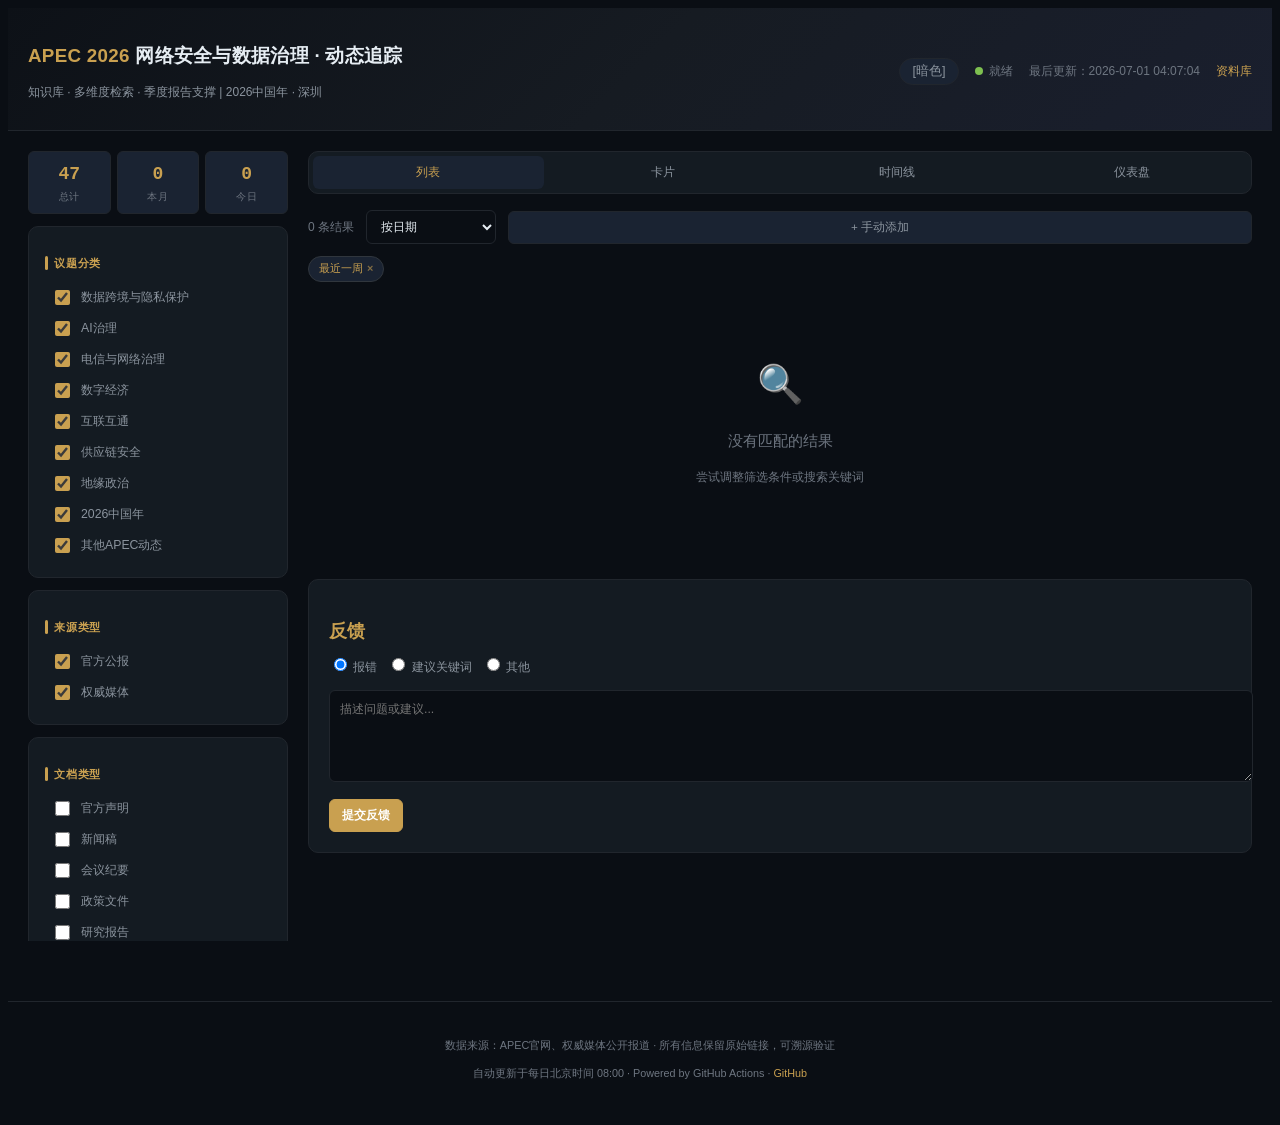
<file: index.html>
﻿<!DOCTYPE html>
<html lang="zh-CN" data-theme="dark">
<head>
<meta charset="UTF-8">
<meta name="viewport" content="width=device-width, initial-scale=1.0">
<title>APEC 2026 · 动态追踪知识库</title>
<style>
﻿/* ============================================================
   APEC 2026 KBase - Dark + Light Themes
   ============================================================ */

* { margin: 0; padding: 0; box-sizing: border-box; }

/* ---- DARK (default) ---- */
:root, [data-theme="dark"] {
  --bg-root: #0a0e14;
  --bg-surface: #141b22;
  --bg-elevated: #1a2332;
  --bg-hover: #1e293b;
  --border: #21262d;
  --border-light: #30363d;
  --text-primary: #e6edf3;
  --text-secondary: #8b949e;
  --text-muted: #6e7681;
  --accent-gold: #c9a050;
  --accent-red: #e06c75;
  --accent-blue: #61afef;
  --accent-cyan: #56b6c2;
  --accent-green: #7ec050;
  --accent-orange: #d19a66;
  --accent-purple: #c678dd;
  --tag-cbpr: #e06c75;
  --tag-ai: #c678dd;
  --tag-telecom: #61afef;
  --tag-digital: #7ec050;
  --tag-connect: #56b6c2;
  --tag-supply: #d19a66;
  --tag-geo: #e5c07b;
  --tag-china: #c9a050;
  --tag-other: #6e7681;
  --header-bg: linear-gradient(135deg, #0d1117 0%, #161b22 50%, #1a1f2e 100%);
  --radius: 6px;
  --radius-lg: 10px;
  --shadow: 0 2px 8px rgba(0,0,0,0.3);
  --font-mono: "SF Mono","Cascadia Code","Consolas",monospace;
  --font-body: "Inter",-apple-system,BlinkMacSystemFont,"Segoe UI","PingFang SC","Hiragino Sans GB","Microsoft YaHei",sans-serif;
}

/* ---- LIGHT ---- */
[data-theme="light"] {
  --bg-root: #f0f2f5;
  --bg-surface: #ffffff;
  --bg-elevated: #f8f9fa;
  --bg-hover: #e9ecef;
  --border: #dee2e6;
  --border-light: #ced4da;
  --text-primary: #1a1a2e;
  --text-secondary: #495057;
  --text-muted: #868e96;
  --accent-gold: #8b6914;
  --accent-red: #c92a2a;
  --accent-blue: #1c7ed6;
  --accent-cyan: #0c8599;
  --accent-green: #2b8a3e;
  --accent-orange: #e8590c;
  --accent-purple: #862e9c;
  --tag-cbpr: #c92a2a;
  --tag-ai: #862e9c;
  --tag-telecom: #1c7ed6;
  --tag-digital: #2b8a3e;
  --tag-connect: #0c8599;
  --tag-supply: #e8590c;
  --tag-geo: #e67700;
  --tag-china: #8b6914;
  --tag-other: #868e96;
  --header-bg: linear-gradient(135deg, #e9ecef 0%, #dee2e6 100%);
  --shadow: 0 1px 4px rgba(0,0,0,0.06);
}

html { font-size: 15px; scroll-behavior: smooth; }

body {
  font-family: var(--font-body);
  background: var(--bg-root);
  color: var(--text-primary);
  line-height: 1.6;
  min-height: 100vh;
  transition: background 0.3s, color 0.3s;
}

/* Scrollbar */
::-webkit-scrollbar{width:6px}
::-webkit-scrollbar-track{background:var(--bg-root)}
::-webkit-scrollbar-thumb{background:var(--border-light);border-radius:3px}

/* Header */
.header {
  background: var(--header-bg);
  border-bottom: 1px solid var(--border);
  padding: 20px 0 16px;
  position: sticky; top: 0; z-index: 100;
  backdrop-filter: blur(12px);
  transition: background 0.3s;
}
[data-theme="light"] .header { background: #fff; border-bottom: 1px solid var(--border); }

.header-inner {
  max-width: 1400px; margin: 0 auto; padding: 0 20px;
  display: flex; align-items: center; justify-content: space-between;
  flex-wrap: wrap; gap: 12px;
}
.header-left h1 { font-size: 1.25rem; font-weight: 700; color: var(--text-primary); letter-spacing: 0.3px; }
.header-left h1 span { color: var(--accent-gold); }
.subtitle { font-size: 0.8rem; color: var(--text-secondary); margin-top: 2px; }
.header-right { display: flex; align-items: center; gap: 16px; font-size: 0.8rem; color: var(--text-muted); }
.header-right .status-dot { width: 8px; height: 8px; border-radius: 50%; background: var(--accent-green); display: inline-block; margin-right: 6px; }

/* Theme Toggle */
.theme-toggle {
  background: var(--bg-elevated); border: 1px solid var(--border);
  border-radius: 20px; padding: 4px 12px; cursor: pointer;
  font-size: 0.85rem; color: var(--text-secondary);
  transition: all 0.2s; display: flex; align-items: center; gap: 6px;
  font-family: var(--font-body);
}
.theme-toggle:hover { color: var(--text-primary); border-color: var(--accent-gold); }

/* Layout */
.layout { max-width: 1400px; margin: 0 auto; padding: 20px; display: flex; gap: 20px; min-height: 70vh; }

/* Sidebar */
.sidebar { width: 260px; flex-shrink: 0; position: sticky; top: 90px; height: fit-content; max-height: calc(100vh - 110px); overflow-y: auto; }
.filter-section { background: var(--bg-surface); border: 1px solid var(--border); border-radius: var(--radius-lg); padding: 16px; margin-bottom: 12px; }
.filter-section h3 { font-size: 0.75rem; font-weight: 600; text-transform: uppercase; letter-spacing: 0.8px; color: var(--accent-gold); margin-bottom: 10px; display: flex; align-items: center; gap: 6px; }
.filter-section h3::before { content: ""; display: inline-block; width: 3px; height: 14px; background: var(--accent-gold); border-radius: 2px; }
.filter-section label { display: flex; align-items: center; gap: 8px; padding: 5px 6px; border-radius: var(--radius); font-size: 0.82rem; color: var(--text-secondary); cursor: pointer; transition: all 0.15s; }
.filter-section label:hover { background: var(--bg-hover); color: var(--text-primary); }
.filter-section label input[type="checkbox"] { accent-color: var(--accent-gold); width: 15px; height: 15px; }

select, input[type="text"], input[type="date"] {
  width: 100%; padding: 8px 10px; background: var(--bg-root); border: 1px solid var(--border);
  border-radius: var(--radius); color: var(--text-primary); font-size: 0.82rem;
  font-family: var(--font-body); outline: none; transition: border-color 0.15s;
}
select:focus, input:focus { border-color: var(--accent-gold); }

.stats-bar { display: grid; grid-template-columns: 1fr 1fr 1fr; gap: 6px; margin-bottom: 12px; }
.stat-item { background: var(--bg-elevated); border: 1px solid var(--border); border-radius: var(--radius); padding: 8px; text-align: center; }
.stat-item .stat-num { font-size: 1.2rem; font-weight: 700; color: var(--accent-gold); font-family: var(--font-mono); }
.stat-item .stat-label { font-size: 0.65rem; color: var(--text-muted); text-transform: uppercase; letter-spacing: 0.5px; }

.btn-row { display: flex; gap: 8px; margin-top: 10px; }
.btn { flex: 1; padding: 8px 12px; border: 1px solid var(--border); border-radius: var(--radius); background: var(--bg-elevated); color: var(--text-secondary); font-size: 0.78rem; cursor: pointer; transition: all 0.15s; text-align: center; font-family: var(--font-body); }
.btn:hover { background: var(--bg-hover); color: var(--text-primary); }
.btn.primary { background: var(--accent-gold); color: #fff; border-color: var(--accent-gold); font-weight: 600; }
[data-theme="light"] .btn.primary { color: #fff; }
.btn.primary:hover { opacity: 0.9; }

/* Main */
.main-content { flex: 1; min-width: 0; }

/* View Tabs */
.view-tabs { display: flex; gap: 4px; margin-bottom: 16px; background: var(--bg-surface); border: 1px solid var(--border); border-radius: var(--radius-lg); padding: 4px; }
.view-tab { flex: 1; padding: 8px 16px; border: none; background: transparent; color: var(--text-secondary); font-size: 0.82rem; border-radius: var(--radius); cursor: pointer; transition: all 0.15s; font-family: var(--font-body); }
.view-tab.active { background: var(--bg-elevated); color: var(--accent-gold); }
.view-tab:hover:not(.active) { color: var(--text-primary); }

/* Toolbar */
.toolbar { display: flex; align-items: center; gap: 12px; margin-bottom: 12px; flex-wrap: wrap; }
.toolbar .result-count { font-size: 0.8rem; color: var(--text-muted); }
.toolbar .sort-select { width: auto; min-width: 130px; }

.active-filters { display: flex; flex-wrap: wrap; gap: 6px; margin-bottom: 12px; }
.filter-chip { display: inline-flex; align-items: center; gap: 4px; padding: 3px 10px; background: var(--bg-elevated); border: 1px solid var(--border-light); border-radius: 20px; font-size: 0.72rem; color: var(--accent-gold); }
.filter-chip .chip-x { cursor: pointer; opacity: 0.6; font-weight: 700; }
.filter-chip .chip-x:hover { opacity: 1; }

/* Article List */
.article-list { display: flex; flex-direction: column; gap: 8px; }
.article-card { background: var(--bg-surface); border: 1px solid var(--border); border-radius: var(--radius-lg); padding: 16px 18px; transition: all 0.15s; cursor: pointer; position: relative; }
.article-card:hover { border-color: var(--border-light); background: var(--bg-elevated); }
.article-card .card-top { display: flex; align-items: flex-start; justify-content: space-between; gap: 12px; }
.article-card .card-title { font-size: 0.95rem; font-weight: 600; color: var(--text-primary); line-height: 1.4; margin-bottom: 8px; text-decoration: none; display: -webkit-box; -webkit-line-clamp: 2; -webkit-box-orient: vertical; overflow: hidden; }
.article-card .card-meta { display: flex; align-items: center; flex-wrap: wrap; gap: 10px; font-size: 0.75rem; color: var(--text-muted); }
.article-card .card-source { font-weight: 600; color: var(--accent-blue); }
.article-card .card-date { font-family: var(--font-mono); }
.article-card .card-relevance { font-family: var(--font-mono); font-size: 0.7rem; padding: 2px 6px; border-radius: 10px; background: var(--bg-elevated); }
.card-tags { display: flex; flex-wrap: wrap; gap: 4px; margin-top: 8px; }
.tag { font-size: 0.68rem; padding: 2px 8px; border-radius: 3px; font-weight: 500; letter-spacing: 0.3px; }
.tag-cbpr{background:rgba(224,108,117,0.15);color:var(--tag-cbpr)}
.tag-ai{background:rgba(198,120,221,0.15);color:var(--tag-ai)}
.tag-telecom{background:rgba(97,175,239,0.15);color:var(--tag-telecom)}
.tag-digital{background:rgba(126,192,80,0.15);color:var(--tag-digital)}
.tag-geo{background:rgba(229,192,123,0.15);color:var(--tag-geo)}
.tag-china{background:rgba(201,160,80,0.15);color:var(--tag-china)}
.tag-other{background:rgba(110,118,129,0.12);color:var(--tag-other)}
.tag-doc{background:rgba(97,175,239,0.1);color:var(--accent-cyan)}
.tag-body{background:rgba(86,182,194,0.1);color:var(--accent-cyan)}
.tag-policy{background:rgba(209,154,102,0.1);color:var(--accent-orange)}
.tag-geo-tag{background:rgba(126,192,80,0.1);color:var(--accent-green)}

.star-btn { background: none; border: none; font-size: 1.1rem; cursor: pointer; opacity: 0.3; transition: opacity 0.15s; padding: 2px 4px; color: var(--accent-gold); }
.star-btn:hover,.star-btn.starred{opacity:1}

/* Grid */
.article-grid { display: grid; grid-template-columns: repeat(auto-fill,minmax(320px,1fr)); gap: 12px; }
.article-grid .article-card .card-title { font-size: 0.88rem; }

/* Timeline */
.timeline-container { position: relative; padding-left: 24px; border-left: 2px solid var(--border); }
.timeline-item { position: relative; margin-bottom: 20px; padding-left: 16px; }
.timeline-item::before { content: ""; position: absolute; left: -30px; top: 6px; width: 10px; height: 10px; border-radius: 50%; background: var(--accent-gold); border: 2px solid var(--bg-root); }
.timeline-date { font-size: 0.72rem; color: var(--accent-gold); font-family: var(--font-mono); margin-bottom: 4px; }

/* Modal */
.modal-overlay { display: none; position: fixed; top: 0; left: 0; right: 0; bottom: 0; background: rgba(0,0,0,0.7); z-index: 200; justify-content: center; align-items: flex-start; padding: 40px 20px; overflow-y: auto; }
.modal-overlay.active{display:flex}
.modal-content { background: var(--bg-surface); border: 1px solid var(--border); border-radius: var(--radius-lg); max-width: 750px; width: 100%; padding: 28px; position: relative; }
.modal-close { position: absolute; top: 16px; right: 16px; background: none; border: none; color: var(--text-muted); font-size: 1.5rem; cursor: pointer; }
.modal-close:hover{color:var(--text-primary)}
.modal-content .detail-title { font-size: 1.2rem; font-weight: 700; margin-bottom: 12px; line-height: 1.4; }
.modal-content .detail-url { font-size: 0.78rem; color: var(--accent-blue); word-break: break-all; display: block; margin-bottom: 16px; text-decoration: none; }
.modal-content .detail-url:hover{text-decoration:underline}
.detail-meta-grid { display: grid; grid-template-columns: 1fr 1fr; gap: 8px; margin-bottom: 16px; font-size: 0.8rem; }
.detail-meta-grid .meta-label { color: var(--text-muted); font-size: 0.7rem; text-transform: uppercase; letter-spacing: 0.5px; }
.detail-notes-area { width: 100%; min-height: 80px; padding: 10px; background: var(--bg-root); border: 1px solid var(--border); border-radius: var(--radius); color: var(--text-primary); font-family: var(--font-body); font-size: 0.85rem; resize: vertical; margin-bottom: 12px; }

/* Add Form */
.add-form-section { background: var(--bg-surface); border: 1px solid var(--border); border-radius: var(--radius-lg); padding: 20px; margin-bottom: 16px; }
.add-form-inline { display: grid; grid-template-columns: 2fr 1fr 1fr auto; gap: 10px; align-items: end; }
.add-form-inline input,.add-form-inline select { padding: 8px 10px; font-size: 0.82rem; background: var(--bg-root); border: 1px solid var(--border); border-radius: var(--radius); color: var(--text-primary); }

/* Dashboard */
.dashboard-grid { display: grid; grid-template-columns: repeat(auto-fill,minmax(280px,1fr)); gap: 14px; margin-bottom: 20px; }
.dash-card { background: var(--bg-surface); border: 1px solid var(--border); border-radius: var(--radius-lg); padding: 18px; }
.dash-card h3 { font-size: 0.78rem; color: var(--text-secondary); text-transform: uppercase; letter-spacing: 0.5px; margin-bottom: 12px; }
.chart-bar { display: flex; align-items: center; gap: 10px; margin-bottom: 8px; }
.chart-bar .bar-label { width: 90px; font-size: 0.75rem; color: var(--text-secondary); text-align: right; flex-shrink: 0; }
.chart-bar .bar-track { flex: 1; height: 20px; background: var(--bg-elevated); border-radius: 4px; overflow: hidden; }
.chart-bar .bar-fill { height: 100%; border-radius: 4px; transition: width 0.3s; }
.bar-fill.cbpr{background:var(--tag-cbpr)}.bar-fill.ai{background:var(--tag-ai)}.bar-fill.telecom{background:var(--tag-telecom)}.bar-fill.digital{background:var(--tag-digital)}.bar-fill.geo{background:var(--tag-geo)}.bar-fill.china{background:var(--tag-china)}
.chart-bar .bar-count { font-family: var(--font-mono); font-size: 0.75rem; color: var(--text-muted); width: 30px; }

/* No Results */
.no-results { text-align: center; padding: 60px 20px; color: var(--text-muted); }
.no-results .icon { font-size: 2.5rem; margin-bottom: 12px; }

/* Footer */
.footer { text-align: center; padding: 24px; font-size: 0.72rem; color: var(--text-muted); border-top: 1px solid var(--border); margin-top: 40px; }
.footer a { color: var(--accent-gold); text-decoration: none; }
.footer a:hover{text-decoration:underline}

/* Feedback */
.feedback-panel { background: var(--bg-surface); border: 1px solid var(--border); border-radius: var(--radius-lg); padding: 20px; margin-top: 20px; }
.feedback-panel h3 { color: var(--accent-gold); margin-bottom: 10px; }
.feedback-type { display: flex; gap: 10px; margin-bottom: 12px; }
.feedback-type label { font-size: 0.82rem; color: var(--text-secondary); cursor: pointer; }
.feedback-textarea { width: 100%; min-height: 70px; background: var(--bg-root); border: 1px solid var(--border); border-radius: var(--radius); color: var(--text-primary); padding: 10px; font-family: var(--font-body); font-size: 0.82rem; resize: vertical; margin-bottom: 10px; }

/* Toast */
.toast { position: fixed; bottom: 24px; right: 24px; background: var(--bg-elevated); border: 1px solid var(--border-light); border-radius: var(--radius); padding: 12px 20px; color: var(--text-primary); font-size: 0.82rem; z-index: 300; opacity: 0; transform: translateY(10px); transition: all 0.2s; }
.toast.show{opacity:1;transform:translateY(0)}

/* Responsive */
@media(max-width:900px){
.layout{flex-direction:column}
.sidebar{width:100%;position:static;max-height:none;display:grid;grid-template-columns:repeat(auto-fill,minmax(200px,1fr));gap:10px}
.sidebar .filter-section{margin-bottom:0}
.add-form-inline{grid-template-columns:1fr 1fr}
.dashboard-grid{grid-template-columns:1fr}
}
@media(max-width:600px){
.header-inner{flex-direction:column;align-items:flex-start}
.article-grid{grid-template-columns:1fr}
}

</style>
</head>
<body>
<header class="header">
  <div class="header-inner">
    <div class="header-left">
      <h1><span>APEC 2026</span> 网络安全与数据治理 · 动态追踪</h1>
      <p class="subtitle">知识库 · 多维度检索 · 季度报告支撑 | 2026中国年 · 深圳</p>
    </div>
    <div class="header-right">
      <button class="theme-toggle" id="themeToggle" title="切换日间/暗色模式">[暗色]</button>
      <span id="updateStatus"><span class="status-dot"></span>就绪</span>
      <span id="updateTime">加载中...</span>
      <a href="archive.html" style="color:var(--accent-gold);text-decoration:none;font-size:0.8rem">资料库</a>
    </div>
  </div>
</header>

<div class="layout">
  <aside class="sidebar">
    <div class="stats-bar">
      <div class="stat-item"><div class="stat-num" id="statTotal">0</div><div class="stat-label">总计</div></div>
      <div class="stat-item"><div class="stat-num" id="statMonth">0</div><div class="stat-label">本月</div></div>
      <div class="stat-item"><div class="stat-num" id="statToday">0</div><div class="stat-label">今日</div></div>
    </div>
    <div class="filter-section"><h3>议题分类</h3><div id="categoryFilters"></div></div>
    <div class="filter-section"><h3>来源类型</h3><div id="sourceTypeFilters"></div></div>
    <div class="filter-section"><h3>文档类型</h3><div id="docTypeFilters"></div></div>
    <div class="filter-section"><h3>APEC 机构</h3><div id="apecBodyFilters"></div></div>
    <div class="filter-section"><h3>地理焦点</h3><div id="geoFocusFilters"></div></div>
    <div class="filter-section"><h3>政策工具</h3><div id="policyTagFilters"></div></div>
    <div class="filter-section"><h3>时间范围</h3>
      <select id="timeFilter">
        <option value="all">全部时间</option><option value="1">今天</option>
        <option value="3">最近3天</option><option value="7" selected>最近一周</option>
        <option value="30">最近一月</option><option value="90">本季度</option>
      </select>
    </div>
    <div class="filter-section"><h3>月度归档</h3><select id="monthFilter"><option value="">最新（不限月份）</option></select></div>
    <div class="filter-section"><h3>搜索</h3><input type="text" id="searchBox" placeholder="标题、来源、关键词..."></div>
    <div class="btn-row"><button class="btn primary" id="btnApply">应用筛选</button><button class="btn" id="resetFilters">重置</button></div>
  </aside>

  <main class="main-content">
    <div class="view-tabs">
      <button class="view-tab active" data-view="list">列表</button>
      <button class="view-tab" data-view="grid">卡片</button>
      <button class="view-tab" data-view="timeline">时间线</button>
      <button class="view-tab" data-view="dashboard">仪表盘</button>
    </div>
    <div class="toolbar">
      <span class="result-count" id="resultCount">0 条结果</span>
      <select class="sort-select" id="sortSelect">
        <option value="date">按日期</option><option value="relevance">按相关度</option><option value="title">按标题</option>
      </select>
      <button class="btn" id="btnToggleAdd" style="margin-left:auto">+ 手动添加</button>
    </div>
    <div class="active-filters" id="activeFilters"></div>

    <div class="add-form-section" id="addFormSection" style="display:none">
      <h3 style="font-size:0.85rem;color:var(--accent-gold);margin-bottom:10px">手动添加资料</h3>
      <div class="add-form-inline">
        <input type="text" id="addTitle" placeholder="标题 *"><input type="text" id="addUrl" placeholder="链接 *">
        <input type="date" id="addDate"><button class="btn primary" id="btnAddArticle">添加</button>
      </div>
      <div class="add-form-inline" style="margin-top:8px">
        <select id="addSourceType">
          <option value="官方公报">官方公报</option><option value="权威媒体">权威媒体</option>
          <option value="学术论文">学术论文</option><option value="个人笔记">个人笔记</option>
        </select>
        <input type="text" id="addSource" placeholder="来源名称"><input type="text" id="addSummary" placeholder="摘要/备注">
        <select id="addCategory">
          <option value="">自动分类</option>
          <option value="数据跨境与隐私保护">数据跨境与隐私保护</option>
          <option value="AI治理">AI治理</option>
          <option value="电信与网络治理">电信与网络治理</option>
          <option value="数字经济">数字经济</option>
          <option value="互联互通">互联互通</option>
          <option value="供应链安全">供应链安全</option>
          <option value="地缘政治">地缘政治</option>
          <option value="2026中国年">2026中国年</option>
        </select>
      </div>
    </div>

    <div id="contentArea"><div class="no-results"><p>加载中...</p></div></div>

    <div id="dashboardArea" style="display:none">
      <div class="dashboard-grid">
        <div class="dash-card"><h3>议题分布</h3><div id="topicChart"></div></div>
        <div class="dash-card"><h3>来源分布</h3><div id="sourceChart"></div></div>
        <div class="dash-card"><h3>文档类型</h3><div id="docTypeChart"></div></div>
        <div class="dash-card"><h3>月度趋势</h3><div id="monthlyChart"></div></div>
      </div>
      <div class="dash-card" style="margin-bottom:14px">
        <h3>季度报告快速生成</h3>
        <div style="display:flex;gap:10px;align-items:center;flex-wrap:wrap">
          <select id="quarterSelect">
            <option value="2026-Q1">2026 Q1 (1-3月)</option><option value="2026-Q2" selected>2026 Q2 (4-6月)</option>
            <option value="2026-Q3">2026 Q3 (7-9月)</option><option value="2026-Q4">2026 Q4 (10-12月)</option>
          </select>
          <button class="btn primary" id="btnExportMD">导出 Markdown</button><button class="btn" id="btnExportCSV">导出 CSV</button>
          <span style="font-size:0.75rem;color:var(--text-muted);margin-left:auto" id="quarterCount"></span>
        </div>
        <div style="margin-top:10px;max-height:300px;overflow-y:auto;font-size:0.78rem" id="quarterPreview"></div>
      </div>
    </div>

    <div class="feedback-panel" style="margin-top:20px">
      <h3>反馈</h3>
      <div class="feedback-type">
        <label><input type="radio" name="fbType" value="bug" checked> 报错</label>
        <label><input type="radio" name="fbType" value="suggest"> 建议关键词</label>
        <label><input type="radio" name="fbType" value="other"> 其他</label>
      </div>
      <textarea class="feedback-textarea" id="feedbackText" placeholder="描述问题或建议..."></textarea>
      <button class="btn primary" id="btnFeedback">提交反馈</button>
    </div>
  </main>
</div>

<div class="modal-overlay" id="detailModal"><div class="modal-content" id="detailContent"></div></div>

<footer class="footer">
  <p>数据来源：APEC官网、权威媒体公开报道 · 所有信息保留原始链接，可溯源验证</p>
  <p>自动更新于每日北京时间 08:00 · Powered by GitHub Actions · <a href="https://github.com/xiaojing748/apec-tracker" target="_blank">GitHub</a></p>
</footer>

<div class="toast" id="toast"></div>
<script>
(function(){var t=document.getElementById("themeToggle");var h=document.documentElement;var s=localStorage.getItem("apec-theme")||"dark";function st(v){h.setAttribute("data-theme",v);t.textContent=v==="dark"?"[暗色]":"[日间]";localStorage.setItem("apec-theme",v)}st(s);t.onclick=function(){st(h.getAttribute("data-theme")==="dark"?"light":"dark")}})();
</script>
<script>window.__APEC_DATA__ = {"last_updated": "2026-07-01 04:07:04", "timezone": "Asia/Shanghai", "total_articles": 47, "today_count": 0, "monthly_count": 0, "articles": [{"title": "Tourism Ministers Put Digital Innovation at the Heart of Regional Growth", "url": "https://www.apec.org/press/news-releases/2026/260627_TMM", "source": "APEC官网", "source_type": "官方公报", "date": "2026-06-27", "summary": "APEC Tourism Ministerial Meeting", "categories": ["其他APEC动态"], "doc_type": ["meeting_minutes"], "apec_bodies": [], "geo_focus": ["regional"], "policy_tags": [], "relevance": 45, "notes": "", "starred": false}, {"title": "Research on Fertility Cost Wins 2026 APEC Research Prize", "url": "https://www.apec.org/press/news-releases/2026/0615_HWHE", "source": "APEC官网", "source_type": "官方公报", "date": "2026-06-16", "summary": "APEC Policy Partnership on Women and the Economy", "categories": ["其他APEC动态"], "doc_type": ["policy_document", "academic"], "apec_bodies": [], "geo_focus": ["regional"], "policy_tags": [], "relevance": 45, "notes": "", "starred": false}, {"title": "2026 APEC Healthy Women Healthy Economy Research Prize Winner", "url": "https://www.apec.org/press/videos/2026/2026-apec-healthy-women-healthy-economy-research-prize-winner", "source": "APEC官网", "source_type": "官方公报", "date": "2026-06-16", "summary": "", "categories": ["其他APEC动态"], "doc_type": ["academic"], "apec_bodies": [], "geo_focus": ["regional"], "policy_tags": [], "relevance": 45, "notes": "", "starred": false}, {"title": "Chinese Taipei Contributes USD1.5 Million to APEC’s First Healthcare Sub-Fund", "url": "https://www.apec.org/press/news-releases/2026/0608_CTMOU", "source": "APEC官网", "source_type": "官方公报", "date": "2026-06-08", "summary": "APEC Secretariat", "categories": ["其他APEC动态"], "doc_type": ["media_report"], "apec_bodies": [], "geo_focus": ["china"], "policy_tags": [], "relevance": 45, "notes": "", "starred": false}, {"title": "How Digital Traceability is Supporting Trade Across APEC", "url": "https://www.apec.org/press/videos/2026/how-digital-traceability-is-supporting-trade-across-apec", "source": "APEC官网", "source_type": "官方公报", "date": "2026-06-08", "summary": "", "categories": ["其他APEC动态"], "doc_type": ["media_report"], "apec_bodies": [], "geo_focus": ["regional"], "policy_tags": [], "relevance": 45, "notes": "", "starred": false}, {"title": "Japan Contributes JPY90.1 Million to Advance Clean Energy Cooperation Across APEC", "url": "https://www.apec.org/press/news-releases/2026/0529_JapanMOU", "source": "APEC官网", "source_type": "官方公报", "date": "2026-05-29", "summary": "APEC Secretariat", "categories": ["其他APEC动态"], "doc_type": ["media_report"], "apec_bodies": [], "geo_focus": ["japan"], "policy_tags": [], "relevance": 45, "notes": "", "starred": false}, {"title": "APEC Trade Ministers Issue Joint Statement", "url": "https://www.apec.org/press/news-releases/2026/0523_MRT_Statement", "source": "APEC官网", "source_type": "官方公报", "date": "2026-05-23", "summary": "APEC Ministers Responsible for Trade Meeting", "categories": ["地缘政治"], "doc_type": ["official_statement", "meeting_minutes"], "apec_bodies": ["MRT"], "geo_focus": ["regional"], "policy_tags": [], "relevance": 70, "notes": "", "starred": false}, {"title": "APEC Ministers Chart Course for Open Trade Amid Rising Protectionism", "url": "https://www.apec.org/press/news-releases/2026/0522_MRT", "source": "APEC官网", "source_type": "官方公报", "date": "2026-05-22", "summary": "Ministers Responsible for Trade Meeting", "categories": ["地缘政治"], "doc_type": ["meeting_minutes"], "apec_bodies": ["MRT", "CTI"], "geo_focus": ["regional"], "policy_tags": [], "relevance": 55, "notes": "", "starred": false}, {"title": "APEC at a Crossroads: Resilience Under Pressure", "url": "https://www.apec.org/press/blogs/2026/apec-at-a-crossroad--resilience-under-pressure", "source": "APEC官网", "source_type": "官方公报", "date": "2026-05-22", "summary": "Rhea Crisologo Hernando, Eldo Simanjuntak and Carlos Kuriyama", "categories": ["供应链安全"], "doc_type": ["media_report"], "apec_bodies": [], "geo_focus": ["regional"], "policy_tags": [], "relevance": 55, "notes": "", "starred": false}, {"title": "APEC Sees Moderating Growth Amid Rising Energy Costs and Supply Chain Pressures", "url": "https://www.apec.org/press/news-releases/2026/0521_ARTASOM2", "source": "APEC官网", "source_type": "官方公报", "date": "2026-05-21", "summary": "APEC Policy Support Unit", "categories": ["供应链安全"], "doc_type": ["policy_document"], "apec_bodies": [], "geo_focus": ["regional"], "policy_tags": [], "relevance": 55, "notes": "", "starred": false}, {"title": "Regional Cooperation Efforts Focus on Delivering Practical Benefits", "url": "https://www.apec.org/press/news-releases/2026/0520_SCE", "source": "APEC??", "source_type": "????", "date": "2026-05-20", "summary": "SCE meeting during SOM2 focused on translating APEC's economic and technical cooperation agenda into concrete capacity building projects and measurable outcomes for member economies.", "categories": ["????"], "doc_type": ["meeting_minutes"], "apec_bodies": ["SCE"], "geo_focus": ["regional"], "policy_tags": [], "relevance": 60, "notes": "", "starred": false}, {"title": "Senior Officials Advance Trade, Connectivity, Innovation and Development Agenda", "url": "https://www.apec.org/press/news-releases/2026/0519_SOM2", "source": "APEC官网", "source_type": "官方公报", "date": "2026-05-19", "summary": "APEC Senior Officials’ Meeting", "categories": ["互联互通"], "doc_type": ["meeting_minutes"], "apec_bodies": ["SOM", "CTI"], "geo_focus": ["regional"], "policy_tags": [], "relevance": 55, "notes": "", "starred": false}, {"title": "Chair’s Statement on the APEC Women and the Economy Forum", "url": "https://www.apec.org/press/news-releases/2026/chair-s-statement-on-the-apec-women-and-the-economy-forum", "source": "APEC官网", "source_type": "官方公报", "date": "2026-05-17", "summary": "High-Level Dialogue on Women and the Economy", "categories": ["其他APEC动态"], "doc_type": ["media_report"], "apec_bodies": [], "geo_focus": ["regional"], "policy_tags": [], "relevance": 60, "notes": "", "starred": false}, {"title": "APEC Advances Trade Agenda Ahead of Ministers’ Meeting in Suzhou", "url": "https://www.apec.org/press/news-releases/2026/0517_CTI", "source": "APEC官网", "source_type": "官方公报", "date": "2026-05-17", "summary": "Committee on Trade and Investment", "categories": ["其他APEC动态"], "doc_type": ["meeting_minutes"], "apec_bodies": ["CTI"], "geo_focus": ["regional"], "policy_tags": [], "relevance": 45, "notes": "", "starred": false}, {"title": "Preparing for What’s Next: A Tiered Approach to Growth in APEC", "url": "https://www.apec.org/press/blogs/2026/preparing-for-what-s-next--a-tiered-approach-to-growth-in-apec", "source": "APEC官网", "source_type": "官方公报", "date": "2026-05-16", "summary": "Rhea Crisologo Hernando", "categories": ["其他APEC动态"], "doc_type": ["media_report"], "apec_bodies": [], "geo_focus": ["regional"], "policy_tags": [], "relevance": 45, "notes": "", "starred": false}, {"title": "APEC Economies Push to Break Barriers, Expand Opportunities for Women", "url": "https://www.apec.org/press/news-releases/2026/0516_HLPDWE", "source": "APEC官网", "source_type": "官方公报", "date": "2026-05-16", "summary": "High-Level Policy Dialogue on Women and the Economy", "categories": ["其他APEC动态"], "doc_type": ["policy_document"], "apec_bodies": [], "geo_focus": ["regional"], "policy_tags": [], "relevance": 45, "notes": "", "starred": false}, {"title": "APMEN: Public-Private Dialogue on Advancing Trade Facilitation & Supply Chain Connectivity through Eport", "url": "https://www.apec.org/press/photos/2026/apmen--public-private-dialogue-on-advancing-trade-facilitation---supply-chain-connectivity-through-eport", "source": "APEC官网", "source_type": "官方公报", "date": "2026-05-15", "summary": "", "categories": ["互联互通", "供应链安全", "地缘政治"], "doc_type": ["media_report"], "apec_bodies": ["CTI"], "geo_focus": ["regional"], "policy_tags": [], "relevance": 45, "notes": "", "starred": false}, {"title": "CTI: FTAAP Dialogue", "url": "https://www.apec.org/press/photos/2026/cti--ftaap-dialogue", "source": "APEC官网", "source_type": "官方公报", "date": "2026-05-15", "summary": "", "categories": ["地缘政治"], "doc_type": ["media_report"], "apec_bodies": ["CTI"], "geo_focus": ["regional"], "policy_tags": ["FTAAP"], "relevance": 15, "notes": "", "starred": false}, {"title": "Women at the Centre of APEC's Digital and Green Ambitions", "url": "https://www.apec.org/press/news-releases/2026/0514_PPWEPlen", "source": "APEC官网", "source_type": "官方公报", "date": "2026-05-14", "summary": "APEC Policy Partnership on Women and the Economy", "categories": ["其他APEC动态"], "doc_type": ["policy_document"], "apec_bodies": [], "geo_focus": ["regional"], "policy_tags": [], "relevance": 45, "notes": "", "starred": false}, {"title": "APEC Strengthens Regional Cooperation to Maintain Food Safety and Keep Trade Flowing", "url": "https://www.apec.org/press/news-releases/2026/0513_SCSCFSCF", "source": "APEC官网", "source_type": "官方公报", "date": "2026-05-14", "summary": "APEC Sub-Committee on Standards and Conformance", "categories": ["其他APEC动态"], "doc_type": ["regulation"], "apec_bodies": [], "geo_focus": ["regional"], "policy_tags": [], "relevance": 45, "notes": "", "starred": false}, {"title": "TELWG: CISG Meeting", "url": "https://www.apec.org/press/photos/2026/telwg--cisg-meeting", "source": "APEC官网", "source_type": "官方公报", "date": "2026-05-14", "summary": "", "categories": ["电信与网络治理", "2026中国年"], "doc_type": ["meeting_minutes"], "apec_bodies": ["TELWG"], "geo_focus": ["regional"], "policy_tags": [], "relevance": 30, "notes": "", "starred": false}, {"title": "Economies Deepen ICT Cooperation as Artificial Intelligence Adoption Accelerates", "url": "https://www.apec.org/press/news-releases/2026/0513_TELWG", "source": "APEC官网", "source_type": "官方公报", "date": "2026-05-13", "summary": "Telecommunications and Information Working Group", "categories": ["AI治理"], "doc_type": ["media_report"], "apec_bodies": [], "geo_focus": ["regional"], "policy_tags": [], "relevance": 15, "notes": "", "starred": false}, {"title": "TELWG: Roundtable on AI Integration and Application", "url": "https://www.apec.org/press/photos/2026/telwg--roundtable-on-ai-integration-and-application", "source": "APEC官网", "source_type": "官方公报", "date": "2026-05-13", "summary": "", "categories": ["电信与网络治理", "2026中国年"], "doc_type": ["media_report"], "apec_bodies": ["TELWG"], "geo_focus": ["regional"], "policy_tags": [], "relevance": 30, "notes": "", "starred": false}, {"title": "TELWG: DPSG Meeting", "url": "https://www.apec.org/press/photos/2026/telwg--dpsg-meeting", "source": "APEC官网", "source_type": "官方公报", "date": "2026-05-12", "summary": "", "categories": ["电信与网络治理", "2026中国年"], "doc_type": ["meeting_minutes"], "apec_bodies": ["TELWG", "DPS"], "geo_focus": ["regional"], "policy_tags": [], "relevance": 30, "notes": "", "starred": false}, {"title": "Driving the Next Era of Intelligent Mobility", "url": "https://www.apec.org/press/news-releases/2026/1205_ADwkshp", "source": "APEC??", "source_type": "????", "date": "2026-05-12", "summary": "APEC workshop on AI-empowered automotive industry explored intelligent mobility, digital transformation pathways, and cross-border data challenges for connected vehicles.", "categories": ["AI??", "????"], "doc_type": ["meeting_minutes"], "apec_bodies": ["AD"], "geo_focus": ["regional"], "policy_tags": ["AI_Governance"], "relevance": 65, "notes": "AI??????????????????", "starred": false}, {"title": "APEC Strengthens Regional Cooperation in Shanghai Amid Growing Trade Uncertainty", "url": "https://www.apec.org/press/news-releases/2026/1105_som2", "source": "APEC官网", "source_type": "官方公报", "date": "2026-05-11", "summary": "APEC Secretariat", "categories": ["电信与网络治理", "2026中国年"], "doc_type": ["media_report"], "apec_bodies": [], "geo_focus": ["china"], "policy_tags": [], "relevance": 70, "notes": "", "starred": false}, {"title": "AD: APEC Workshop on AI-Empowered Automotive Industry Ecosystem Cooperation", "url": "https://www.apec.org/press/photos/2026/ad--apec-workshop-on-ai-empowered-automotive-industry-ecosystem-cooperation", "source": "APEC官网", "source_type": "官方公报", "date": "2026-05-11", "summary": "", "categories": ["其他APEC动态"], "doc_type": ["media_report"], "apec_bodies": [], "geo_focus": ["regional"], "policy_tags": [], "relevance": 45, "notes": "", "starred": false}, {"title": "AD: Workshop on Automotive Industry Digital Transformation Paths, Tools and Best Practice", "url": "https://www.apec.org/press/photos/2026/ad--workshop-on-automotive-industry-digital-transformation-paths--tools-and-best-practice", "source": "APEC官网", "source_type": "官方公报", "date": "2026-05-11", "summary": "", "categories": ["数字经济"], "doc_type": ["regulation"], "apec_bodies": ["CTI"], "geo_focus": ["regional"], "policy_tags": [], "relevance": 15, "notes": "", "starred": false}, {"title": "TELWG: HoD & Executive Committee Meeting, Plenary", "url": "https://www.apec.org/press/photos/2026/telwg--hod---executive-committee-meeting--plenary", "source": "APEC官网", "source_type": "官方公报", "date": "2026-05-11", "summary": "", "categories": ["电信与网络治理", "2026中国年"], "doc_type": ["meeting_minutes"], "apec_bodies": ["TELWG"], "geo_focus": ["regional"], "policy_tags": [], "relevance": 30, "notes": "", "starred": false}, {"title": "Business Leaders Call for Urgent Action to Restore Trade Stability and Growth Across the Asia-Pacific", "url": "https://www.apec.org/press/news-releases/2026/2904_ABAC2", "source": "APEC??", "source_type": "????", "date": "2026-04-28", "summary": "ABAC II meeting: APEC Business Advisory Council urged member economies to take urgent action against rising protectionism, calling for trade facilitation, digital standards convergence, and supply chain resilience.", "categories": ["????", "?????", "????"], "doc_type": ["official_statement"], "apec_bodies": ["ABAC"], "geo_focus": ["regional"], "policy_tags": ["Digital_Trade", "FTAAP"], "relevance": 85, "notes": "ABAC??????????????????", "starred": true}, {"title": "Media Registration Opens for Ministers Responsible for Trade Meeting in Suzhou", "url": "https://www.apec.org/press/news-releases/2026/media-registration-opens-for-ministers-responsible-for-trade-meeting-in-suzhou", "source": "APEC官网", "source_type": "官方公报", "date": "2026-04-24", "summary": "Media registration has opened for the 2026 APEC Ministers Responsible for Trade Meeting, as preparations advance for a key ministerial platform to address evolving global trade challenges.", "categories": ["其他APEC动态"], "doc_type": ["meeting_minutes", "speech"], "apec_bodies": ["MRT"], "geo_focus": ["global"], "policy_tags": [], "relevance": 45, "notes": "", "starred": false}, {"title": "SCE: SOM Steering Committee on ECOTECH Meeting (SOM1)", "url": "https://www.apec.org/press/photos/2026/sce--som-steering-committee-on-economic-and-technical-cooperation-meeting-som12026", "source": "APEC??", "source_type": "????", "date": "2026-04-09", "summary": "The SOM Steering Committee on Economic and Technical Cooperation (SCE) met to coordinate capacity building and technical assistance programs across APEC working groups.", "categories": ["????"], "doc_type": ["meeting_minutes"], "apec_bodies": ["SCE", "SOM"], "geo_focus": ["regional"], "policy_tags": [], "relevance": 55, "notes": "", "starred": false}, {"title": "Intellectual Property Experts Align AI, Trade and Finance Agenda", "url": "https://www.apec.org/press/news-releases/2026/intellectual-property-experts-align-ai--trade-and-finance-agenda", "source": "APEC??", "source_type": "????", "date": "2026-03-11", "summary": "APEC Intellectual Property Experts Group (IPEG) met to align IP frameworks with emerging AI technologies, digital trade, and financial services across the Asia-Pacific region.", "categories": ["AI??", "????"], "doc_type": ["meeting_minutes"], "apec_bodies": [], "geo_focus": ["regional"], "policy_tags": ["AI_Governance", "Digital_Trade"], "relevance": 75, "notes": "3???????AI?????????????", "starred": false}, {"title": "Applications Open for the 2026 APEC Healthy Women Research Prize", "url": "https://www.apec.org/press/news-releases/2026/0216_hwhe", "source": "APEC官网", "source_type": "官方公报", "date": "2026-02-16", "summary": "The annual prize encourages the generation of robust women’s health data and research to inform policy and business decisions across APEC member economies.", "categories": ["其他APEC动态"], "doc_type": ["policy_document", "academic"], "apec_bodies": [], "geo_focus": ["regional"], "policy_tags": [], "relevance": 45, "notes": "", "starred": false}, {"title": "Economies Recast Investment Policy for a Changing Global Landscape", "url": "https://www.apec.org/press/news-releases/2026/economies-recast-investment-policy-for-a-changing-global-landscape", "source": "APEC官网", "source_type": "官方公报", "date": "2026-02-13", "summary": "From supply chain resilience to digital investment and sustainability, economies across the Asia-Pacific are using investment policy to recalibrate growth strategies in a more fragmented global economy.", "categories": ["供应链安全"], "doc_type": ["policy_document"], "apec_bodies": [], "geo_focus": ["global"], "policy_tags": [], "relevance": 15, "notes": "", "starred": false}, {"title": "Regional Finance Cooperation Advances Household Support, Digital Investment", "url": "https://www.apec.org/press/news-releases/2026/0212_fcbdm", "source": "APEC官网", "source_type": "官方公报", "date": "2026-02-12", "summary": "Deputies endorsed the 2026 work plan for APEC Finance Ministers Process. Outcomes from the meeting will inform discussions ahead of the APEC Finance Ministers’ Meeting, which China plans to host in October in Hong Kong, China.", "categories": ["其他APEC动态"], "doc_type": ["meeting_minutes"], "apec_bodies": [], "geo_focus": ["china"], "policy_tags": [], "relevance": 45, "notes": "", "starred": false}, {"title": "APEC Gains Momentum Amid Rising Risks: Can It Last?", "url": "https://www.apec.org/press/blogs/2026/apec-gains-momentum-amid-rising-risks--can-it-last", "source": "APEC官网", "source_type": "官方公报", "date": "2026-02-11", "summary": "The latest APEC Regional Trends Analysis (ARTA) reveals that growth is expected to remain strong through 2025. However, momentum is set to moderate in 2026 as fiscal conditions tighten and policy uncertainty lingers.", "categories": ["电信与网络治理", "地缘政治"], "doc_type": ["policy_document", "report"], "apec_bodies": [], "geo_focus": ["regional"], "policy_tags": [], "relevance": 70, "notes": "", "starred": false}, {"title": "APEC Lifts Growth Outlook as Trade Holds, AI Investment Surges", "url": "https://www.apec.org/press/news-releases/2026/apec-lifts-growth-outlook-as-trade-holds--ai-investment-surges", "source": "APEC官网", "source_type": "官方公报", "date": "2026-02-10", "summary": "Economic growth in the Asia-Pacific region is projected at 3.2 percent in 2025, with growth expected to hold at 3.1 percent in 2026.", "categories": ["其他APEC动态"], "doc_type": ["report"], "apec_bodies": [], "geo_focus": ["regional"], "policy_tags": [], "relevance": 45, "notes": "", "starred": false}, {"title": "ABAC Launches 2026 Work Program Under Theme “Openness, Connectivity, Synergy”", "url": "https://www.apec.org/press/news-releases/2026/0210_abac1", "source": "APEC官网", "source_type": "官方公报", "date": "2026-02-10", "summary": "ABAC formally launched its 2026 work program, reaffirming the Asia-Pacific business community’s commitment to open markets, deeper regional integration, and collaborative innovation as foundations for sustainable economic growth.", "categories": ["互联互通", "2026中国年"], "doc_type": ["media_report"], "apec_bodies": ["ABAC", "CTI"], "geo_focus": ["regional"], "policy_tags": [], "relevance": 30, "notes": "", "starred": false}, {"title": "Minister Wang Yi to Senior Officials: Build Asia-Pacific Community with a Shared Future", "url": "https://www.apec.org/press/news-releases/2026/0210_SOM1", "source": "APEC??", "source_type": "????", "date": "2026-02-10", "summary": "Chinese Foreign Minister Wang Yi addressed the First APEC Senior Officials' Meeting (SOM1), calling on member economies to build an Asia-Pacific community with a shared future and outlining China's priorities as APEC 2026 host.", "categories": ["????", "2026???"], "doc_type": ["official_statement"], "apec_bodies": ["SOM"], "geo_focus": ["china", "regional"], "policy_tags": [], "relevance": 95, "notes": "???SOM1????????????2026?APEC???????", "starred": true}, {"title": "SOM: 1st Senior Officials' Plenary Meeting", "url": "https://www.apec.org/press/photos/2026/som--1st-senior-officials'-plenary-meeting", "source": "APEC??", "source_type": "????", "date": "2026-02-10", "summary": "The first APEC Senior Officials' Meeting (SOM1) plenary convened to set the 2026 agenda under China's host year theme, covering trade, connectivity, innovation and sustainable development.", "categories": ["????", "2026???"], "doc_type": ["meeting_minutes"], "apec_bodies": ["SOM"], "geo_focus": ["china", "regional"], "policy_tags": [], "relevance": 75, "notes": "SOM1?????2026??????", "starred": false}, {"title": "Administrator Liu: Innovation-Led Cooperation Crucial to Reinforce Food Security", "url": "https://www.apec.org/press/news-releases/2026/administrator-liu--innovation-led-cooperation-crucial-to-reinforce-food-security", "source": "APEC官网", "source_type": "官方公报", "date": "2026-02-08", "summary": "Closing the gap between policy commitments and real-world food system resilience is emerging as a priority for APEC economies", "categories": ["供应链安全"], "doc_type": ["policy_document"], "apec_bodies": [], "geo_focus": ["regional"], "policy_tags": [], "relevance": 55, "notes": "", "starred": false}, {"title": "CTI: Committee on Trade and Investment Plenary (SOM1)", "url": "https://www.apec.org/press/photos/2026/cti--committee-on-trade-and-investment-plenary", "source": "APEC??", "source_type": "????", "date": "2026-02-08", "summary": "APEC Committee on Trade and Investment held its first plenary meeting of 2026 during the SOM1 cluster, discussing trade facilitation, digital trade rules, and FTAAP progress.", "categories": ["????", "????"], "doc_type": ["meeting_minutes"], "apec_bodies": ["CTI"], "geo_focus": ["regional"], "policy_tags": ["FTAAP", "Digital_Trade"], "relevance": 70, "notes": "SOM1??CTI????????????FTAAP??", "starred": false}, {"title": "Food Security Takes a Practical Turn", "url": "https://www.apec.org/press/news-releases/2026/food-security-takes-a-practical-turn", "source": "APEC??", "source_type": "????", "date": "2026-02-08", "summary": "APEC economies shift from policy commitments to actionable frameworks on food security, focusing on innovation-led agricultural cooperation and supply chain resilience.", "categories": ["?????"], "doc_type": ["media_report"], "apec_bodies": [], "geo_focus": ["regional"], "policy_tags": [], "relevance": 50, "notes": "", "starred": false}, {"title": "EC: Economic Committee Plenary (SOM1)", "url": "https://www.apec.org/press/photos/2026/ec--economic-committee-plenary", "source": "APEC??", "source_type": "????", "date": "2026-02-08", "summary": "APEC Economic Committee held its plenary during SOM1, focusing on structural reform, ease of doing business, and digital economy regulatory cooperation.", "categories": ["????", "????"], "doc_type": ["meeting_minutes"], "apec_bodies": [], "geo_focus": ["regional"], "policy_tags": [], "relevance": 60, "notes": "", "starred": false}, {"title": "APEC Health Officials Chart 2026 Health Priorities", "url": "https://www.apec.org/press/news-releases/2026/apec-health-officials-chart-2026-health-priorities", "source": "APEC官网", "source_type": "官方公报", "date": "2026-02-05", "summary": "Health officials sharpened their focus on health systems as an economic variable.", "categories": ["其他APEC动态"], "doc_type": ["media_report"], "apec_bodies": [], "geo_focus": ["usa"], "policy_tags": [], "relevance": 45, "notes": "", "starred": false}, {"title": "APEC Regional Trends Analysis, May 2026", "url": "https://www.apec.org/publications/2026/05/apec-regional-trends-analysis--may-2026", "source": "APEC官网", "source_type": "官方公报", "date": "2026-01-01", "summary": "", "categories": ["地缘政治"], "doc_type": ["report"], "apec_bodies": [], "geo_focus": ["regional"], "policy_tags": [], "relevance": 55, "notes": "", "starred": false}]};</script>
<script>
(function(){"use strict";
var DATA_URL="../data/articles.json",allArticles=[],activeView="list";
var AF={cat:new Set(["数据跨境与隐私保护","AI治理","电信与网络治理","数字经济","互联互通","供应链安全","地缘政治","2026中国年","其他APEC动态"]),st:new Set(["官方公报","权威媒体"]),dt:new Set(),ab:new Set(),gf:new Set(),pt:new Set(),tr:"7",mo:"",sq:"",sr:"date"};

var CATS=["数据跨境与隐私保护","AI治理","电信与网络治理","数字经济","互联互通","供应链安全","地缘政治","2026中国年","其他APEC动态"];
var STS=["官方公报","权威媒体"];
var DTS={official_statement:"官方声明",press_release:"新闻稿",meeting_minutes:"会议纪要",policy_document:"政策文件",report:"研究报告",speech:"演讲致辞",regulation:"法规标准",media_report:"媒体报道",academic:"学术论文"};
var ABS={TELWG:"TELWG 电信工作组",DESG:"DESG 数字经济转向组",ECSG:"ECSG 电商转向组",DPS:"DPS 数据隐私小组",SOM:"SOM 高官会",MRT:"MRT 贸易部长",ABAC:"ABAC 工商理事会",CTI:"CTI 贸易委员会",TELMIN:"TELMIN 数字经济部长"};
var GFS={china:"中国",usa:"美国",japan:"日本",korea:"韩国",asean:"东盟",australia:"澳大利亚",russia:"俄罗斯",canada:"加拿大",latin_america:"拉丁美洲",global:"全球/多边",regional:"区域"};
var PTS={CBPR:"CBPR",AIDER:"AIDER",DFFT:"DFFT",FTAAP:"FTAAP",DEPA:"DEPA",RCEP:"RCEP",CPTPP:"CPTPP",Connectivity_Blueprint:"互联互通蓝图",Digital_Trade:"数字贸易",AI_Governance:"AI治理",Cybersecurity:"网络安全",Privacy_Framework:"隐私框架"};

function gel(id){return document.getElementById(id)}
function eh(s){if(!s)return"";return s.replace(/&/g,"&amp;").replace(/</g,"&lt;").replace(/>/g,"&gt;").replace(/"/g,"&quot;")}
function ce(s){if(!s)return"";return'"'+s.replace(/"/g,'""')+'"'}
function pad(n){return n<10?"0"+n:""+n}
function gcc(c){var m={};CATS.forEach(function(v,i){m[v]=["cbpr","ai","telecom","digital","digital","geo","geo","china","other"][i]||"other"});return m[c]||"other"}

function db(fn,ms){var t;return function(){var c=this,a=arguments;clearTimeout(t);t=setTimeout(function(){fn.apply(c,a)},ms)}}

function toast(m){var t=gel("toast");t.textContent=m;t.classList.add("show");clearTimeout(t._t);t._t=setTimeout(function(){t.classList.remove("show")},2000)}

function dlFile(fn,ct,mt){var b=new Blob([ct],{type:mt+";charset=utf-8"});var u=URL.createObjectURL(b);var a=document.createElement("a");a.href=u;a.download=fn;document.body.appendChild(a);a.click();document.body.removeChild(a);URL.revokeObjectURL(u)}

function init(){if(window.__APEC_DATA__){loadData(window.__APEC_DATA__);return}
var x=new XMLHttpRequest();x.open("GET",DATA_URL,true);
x.onload=function(){if(x.status===200){try{loadData(JSON.parse(x.responseText))}catch(e){se("JSON error")}}else se("HTTP "+x.status)};
x.onerror=function(){se("Network error")};x.send()}

function se(m){gel("updateTime").textContent=m;gel("contentArea").innerHTML='<div class="no-results"><div class="icon">&#x26A0;</div><p>'+eh(m)+'</p></div>'}

function loadData(d){
allArticles=d.articles||[];
allArticles.forEach(function(a){
if(!a.doc_type)a.doc_type=["media_report"];if(!a.apec_bodies)a.apec_bodies=[];
if(!a.geo_focus)a.geo_focus=["regional"];if(!a.policy_tags)a.policy_tags=[];
if(!a.relevance)a.relevance=50;if(!a.notes)a.notes="";if(a.starred===undefined)a.starred=false});
gel("updateTime").textContent="最后更新："+(d.last_updated||"未知");
gel("statTotal").textContent=d.total_articles||allArticles.length;
gel("statMonth").textContent=d.monthly_count||0;
gel("statToday").textContent=d.today_count||0;
popMonths();buildFilters();bindEvents();applyAll();updateQP()}

function popMonths(){var m={};allArticles.forEach(function(a){var k=(a.date||"").substring(0,7);if(k)m[k]=(m[k]||0)+1});
var s=Object.keys(m).sort().reverse();var sel=gel("monthFilter");while(sel.options.length>1)sel.remove(1);
s.forEach(function(k){var o=document.createElement("option");o.value=k;o.textContent=k+" ("+m[k]+"篇)";sel.appendChild(o)})}

function buildFilters(){
buildCG("categoryFilters",CATS.reduce(function(o,v){o[v]=v;return o},{},),null,AF.cat,"category");
buildCG("sourceTypeFilters",STS.reduce(function(o,v){o[v]=v;return o},{},),null,AF.st,"sourceType");
buildCG("docTypeFilters",DTS,DTS,AF.dt,"docType");
buildCG("apecBodyFilters",ABS,ABS,AF.ab,"apecBody");
buildCG("geoFocusFilters",GFS,GFS,AF.gf,"geoFocus");
buildCG("policyTagFilters",PTS,PTS,AF.pt,"policyTag")}

function buildCG(cid,items,labels,fs,fk){
var c=gel(cid);if(!c)return;var h="";
for(var k in items){if(!items.hasOwnProperty(k))continue;
var v=items[k],lb=labels?labels[k]||v:v,ch=fs.has(v)?" checked":"";
h+='<label><input type="checkbox" data-filter="'+fk+'" value="'+eh(v)+'"'+ch+'> '+eh(lb)+'</label>'}
c.innerHTML=h}

function scf(type,fs){fs.clear();var boxes=document.querySelectorAll('[data-filter="'+type+'"]:checked');
for(var i=0;i<boxes.length;i++)fs.add(boxes[i].value)}

function bindEvents(){
gel("btnApply").onclick=applyAll;gel("resetFilters").onclick=resetAll;
gel("timeFilter").onchange=function(){AF.tr=this.value};
gel("monthFilter").onchange=function(){AF.mo=this.value};
gel("searchBox").oninput=db(function(){AF.sq=this.value.trim().toLowerCase();applyAll()},300);
gel("sortSelect").onchange=function(){AF.sr=this.value;applyAll()};
var tabs=document.querySelectorAll(".view-tab");
for(var i=0;i<tabs.length;i++)tabs[i].onclick=function(){
activeView=this.dataset.view;
document.querySelectorAll(".view-tab").forEach(function(t){t.classList.remove("active")});
this.classList.add("active");
gel("dashboardArea").style.display=activeView==="dashboard"?"block":"none";
gel("contentArea").style.display=activeView==="dashboard"?"none":"block";
if(activeView==="dashboard")updateDB();else renderArts()};
gel("btnToggleAdd").onclick=function(){var f=gel("addFormSection");f.style.display=f.style.display==="none"?"block":"none"};
gel("btnAddArticle").onclick=addManual;gel("detailModal").onclick=function(e){if(e.target===this)closeModal()};
gel("btnFeedback").onclick=subFB;gel("btnExportMD").onclick=expMD;gel("btnExportCSV").onclick=expCSV;
gel("quarterSelect").onchange=updateQP;
var today=new Date().toISOString().substring(0,10);var di=gel("addDate");if(di)di.value=today}

function applyAll(){scf("category",AF.cat);scf("sourceType",AF.st);scf("docType",AF.dt);
scf("apecBody",AF.ab);scf("geoFocus",AF.gf);scf("policyTag",AF.pt);
AF.tr=gel("timeFilter").value;AF.mo=gel("monthFilter").value;
if(activeView==="dashboard")updateDB();else renderArts();updateQP()}

function resetAll(){
AF.cat=new Set(CATS);AF.st=new Set(STS);AF.dt=new Set();AF.ab=new Set();AF.gf=new Set();AF.pt=new Set();
AF.tr="7";AF.mo="";AF.sq="";AF.sr="date";
gel("timeFilter").value="7";gel("monthFilter").value="";gel("searchBox").value="";gel("sortSelect").value="date";
buildFilters();applyAll()}

function filterArts(){
var f=allArticles.slice();var now=new Date();
if(AF.tr!=="all"){var days=parseInt(AF.tr);var cutoff=new Date(now.getTime()-days*86400000).toISOString().substring(0,10);f=f.filter(function(a){return a.date>=cutoff})}
if(AF.mo)f=f.filter(function(a){return(a.date||"").substring(0,7)===AF.mo});
if(AF.cat.size<CATS.length)f=f.filter(function(a){return(a.categories||[]).some(function(c){return AF.cat.has(c)})});
if(AF.st.size<STS.length)f=f.filter(function(a){return AF.st.has(a.source_type)});
if(AF.dt.size>0)f=f.filter(function(a){return(a.doc_type||[]).some(function(d){return AF.dt.has(d)})});
if(AF.ab.size>0)f=f.filter(function(a){return(a.apec_bodies||[]).some(function(b){return AF.ab.has(b)})});
if(AF.gf.size>0)f=f.filter(function(a){return(a.geo_focus||[]).some(function(g){return AF.gf.has(g)})});
if(AF.pt.size>0)f=f.filter(function(a){return(a.policy_tags||[]).some(function(p){return AF.pt.has(p)})});
if(AF.sq){var q=AF.sq;f=f.filter(function(a){var t=((a.title||"")+" "+(a.source||"")+" "+(a.summary||"")+" "+(a.notes||"")).toLowerCase();return t.indexOf(q)!==-1})}
if(AF.sr==="relevance")f.sort(function(a,b){return(b.relevance||0)-(a.relevance||0)});
else if(AF.sr==="title")f.sort(function(a,b){return(a.title||"").localeCompare(b.title||"","zh")});
else f.sort(function(a,b){return(b.date||"").localeCompare(a.date||"")});
return f}

function rAF(){
var chips=[];
if(AF.tr!=="all"){var rl={"1":"今天","3":"最近3天","7":"最近一周","30":"最近一月","90":"本季度"};chips.push({label:rl[AF.tr]||AF.tr,key:"tr"})}
if(AF.mo)chips.push({label:AF.mo,key:"mo"});
if(AF.sq)chips.push({label:"搜索: "+AF.sq,key:"sq"});
var h=chips.map(function(c){return '<span class="filter-chip">'+eh(c.label)+' <span class="chip-x" data-clear="'+c.key+'">&times;</span></span>'}).join("");
gel("activeFilters").innerHTML=h;
var xbtns=document.querySelectorAll(".chip-x");for(var i=0;i<xbtns.length;i++)xbtns[i].onclick=function(){
var k=this.dataset.clear;
if(k==="tr"){gel("timeFilter").value="all";AF.tr="all"}
if(k==="mo"){gel("monthFilter").value="";AF.mo=""}
if(k==="sq"){gel("searchBox").value="";AF.sq=""}
applyAll()}}

function renderArts(){
var f=filterArts();gel("resultCount").textContent=f.length+" 条结果";rAF();var area=gel("contentArea");
if(f.length===0){area.innerHTML='<div class="no-results"><div class="icon">&#x1F50D;</div><p>没有匹配的结果</p><p style="font-size:0.8rem;color:var(--text-muted)">尝试调整筛选条件或搜索关键词</p></div>';return}
if(activeView==="timeline")area.innerHTML=rTL(f);
else if(activeView==="grid")area.innerHTML='<div class="article-grid">'+f.map(rCard).join("")+'</div>';
else area.innerHTML='<div class="article-list">'+f.map(rCard).join("")+'</div>';
bindCards()}

function rCard(a){
var sc=a.starred?" starred":"";
var ct=(a.categories||[]).map(function(c){return '<span class="tag tag-'+gcc(c)+'">'+eh(c)+'</span>'}).join("");
var dtl="";if(a.doc_type&&a.doc_type.length>0){var dt=a.doc_type[0];dtl='<span class="tag tag-doc">'+eh(DTS[dt]||dt)+'</span>'}
var bt=(a.apec_bodies||[]).slice(0,2).map(function(b){return '<span class="tag tag-body">'+eh(b)+'</span>'}).join("");
var pb=(a.policy_tags||[]).slice(0,2).map(function(p){return '<span class="tag tag-policy">'+eh(p)+'</span>'}).join("");
var rel=a.relevance||50;var rc=rel>=80?"var(--accent-red)":rel>=60?"var(--accent-gold)":"var(--text-muted)";
var idx=allArticles.indexOf(a);
return '<div class="article-card" data-idx="'+idx+'"><div class="card-top"><div style="flex:1;min-width:0"><div class="card-title">'+eh(a.title||"无标题")+'</div><div class="card-meta"><span class="card-source">'+eh(a.source||"未知")+'</span><span class="card-date">'+(a.date||"")+'</span><span class="card-relevance" style="color:'+rc+'">相关度 '+rel+'</span></div><div class="card-tags">'+ct+dtl+bt+pb+'</div></div><button class="star-btn'+sc+'" data-action="star">&starf;</button></div></div>'}

function rTL(arts){
var g={};arts.forEach(function(a){var d=a.date||"未知";if(!g[d])g[d]=[];g[d].push(a)});
var ds=Object.keys(g).sort().reverse();var h='<div class="timeline-container">';
ds.forEach(function(d){h+='<div class="timeline-date">'+eh(d)+'</div>';g[d].forEach(function(a){h+='<div class="timeline-item">'+rCard(a)+'</div>'})});
h+='</div>';return h}

function bindCards(){
var cards=document.querySelectorAll(".article-card");
for(var i=0;i<cards.length;i++)cards[i].onclick=function(e){
if(e.target.closest(".star-btn")){e.stopPropagation();var idx=parseInt(this.dataset.idx);allArticles[idx].starred=!allArticles[idx].starred;toast(allArticles[idx].starred?"已收藏":"已取消收藏");renderArts();return}
openDetail(parseInt(this.dataset.idx))}}

function openDetail(idx){
var a=allArticles[idx];var c=gel("detailContent");
var ct=(a.categories||[]).map(function(c){return '<span class="tag tag-'+gcc(c)+'">'+eh(c)+'</span>'}).join("");
var bt=(a.apec_bodies||[]).map(function(b){return '<span class="tag tag-body">'+eh(b)+'</span>'}).join("")||"无";
var gt=(a.geo_focus||[]).map(function(g){return '<span class="tag tag-geo-tag">'+eh(GFS[g]||g)+'</span>'}).join("")||"区域";
var pt=(a.policy_tags||[]).map(function(p){return '<span class="tag tag-policy">'+eh(p)+'</span>'}).join("")||"无";
var dts=(a.doc_type||[]).map(function(d){return DTS[d]||d}).join(", ")||"媒体报道";
var notes=a.notes||"";
c.innerHTML='<button class="modal-close" onclick="document.getElementById(&quot;detailModal&quot;).classList.remove(&quot;active&quot;)">&times;</button>'
+'<div class="detail-title">'+eh(a.title||"无标题")+'</div>'
+'<a class="detail-url" href="'+eh(a.url)+'" target="_blank" rel="noopener">'+eh(a.url)+' &#x2197;</a>'
+'<div class="detail-meta-grid">'
+'<div><span class="meta-label">来源</span><br>'+eh(a.source||"未知")+'</div>'
+'<div><span class="meta-label">来源类型</span><br>'+eh(a.source_type||"")+'</div>'
+'<div><span class="meta-label">日期</span><br>'+(a.date||"未知")+'</div>'
+'<div><span class="meta-label">相关度</span><br>'+(a.relevance||50)+'</div>'
+'<div><span class="meta-label">文档类型</span><br>'+dts+'</div>'
+'<div><span class="meta-label">议题</span><br>'+ct+'</div>'
+'<div><span class="meta-label">APEC机构</span><br>'+bt+'</div>'
+'<div><span class="meta-label">地理焦点</span><br>'+gt+'</div>'
+'<div><span class="meta-label">政策标签</span><br>'+pt+'</div>'
+'</div>'
+'<div style="margin-bottom:4px"><span class="meta-label">分析笔记</span></div>'
+'<textarea class="detail-notes-area" id="detailNotes" placeholder="添加你的分析备注...">'+eh(notes)+'</textarea>'
+'<div style="display:flex;gap:8px">'
+'<button class="btn primary" id="btnSaveNotes">保存笔记</button>'
+'<button class="btn" onclick="window.open(&quot;'+eh(a.url)+'&quot;,&quot;_blank&quot;)">打开原文</button>'
+'<span style="margin-left:auto;line-height:36px;font-size:0.78rem;color:var(--text-muted)" id="notesStatus"></span>'
+'</div>';
gel("btnSaveNotes").onclick=function(){allArticles[idx].notes=gel("detailNotes").value;gel("notesStatus").textContent="已保存";toast("笔记已保存")};
gel("detailModal").classList.add("active")}
function closeModal(){gel("detailModal").classList.remove("active")}

function addManual(){
var t=gel("addTitle").value.trim(),u=gel("addUrl").value.trim(),d=gel("addDate").value,st=gel("addSourceType").value,s=gel("addSource").value.trim()||"手动添加",sm=gel("addSummary").value.trim(),ca=gel("addCategory").value;
if(!t||!u){toast("标题和链接不能为空");return}
var art={title:t,url:u,date:d||new Date().toISOString().substring(0,10),source:s,source_type:st,summary:sm,categories:ca?[ca]:[],doc_type:["media_report"],apec_bodies:[],geo_focus:["regional"],policy_tags:[],relevance:60,notes:"",starred:false,_manual:true};
if(!ca)art.categories=ac(t,sm);
allArticles.unshift(art);gel("addTitle").value="";gel("addUrl").value="";gel("addSummary").value="";gel("addSource").value="";gel("addCategory").value="";
popMonths();applyAll();toast("文章已添加")}
function ac(t,sm){var tx=(t+" "+sm).toLowerCase();var cs=[];var rs={"数据跨境与隐私保护":["数据跨境","跨境数据","数据隐私","cbpr","privacy","个人信息"],"AI治理":["ai","人工智能","智能","算法"],"电信与网络治理":["电信","telwg","网络安全","5g"],"数字经济":["数字","电商","e-commerce","fintech"],"互联互通":["互联互通","connectivity","基础设施"],"供应链安全":["供应链","supply chain"],"地缘政治":["贸易","trade","关税","tariff","多边"]};
for(var k in rs){if(rs.hasOwnProperty(k)){for(var i=0;i<rs[k].length;i++){if(tx.indexOf(rs[k][i])!==-1){cs.push(k);break}}}}
if(cs.length===0)cs.push("其他APEC动态");return cs}

function updateDB(){
var f=filterArts();gel("resultCount").textContent=f.length+" 条结果";
var tc={};CATS.forEach(function(c){tc[c]=0});f.forEach(function(a){(a.categories||[]).forEach(function(c){if(tc[c]!==undefined)tc[c]++})});
var mx=Math.max.apply(null,Object.values(tc))||1;
var tcl={cbpr:"cbpr",ai:"ai",telecom:"telecom",digital:"digital",geo:"geo",china:"china",other:"other"};
var th="";for(var k in tc){if(tc.hasOwnProperty(k)&&tc[k]>0){var pct=Math.round(tc[k]/mx*100);var cls=tcl[gcc(k)]||"digital";th+='<div class="chart-bar"><span class="bar-label">'+eh(k)+'</span><span class="bar-track"><span class="bar-fill '+cls+'" style="width:'+pct+'%"></span></span><span class="bar-count">'+tc[k]+'</span></div>'}}
gel("topicChart").innerHTML=th||'<p style="color:var(--text-muted);font-size:0.8rem">暂无数据</p>';

var sc={};f.forEach(function(a){var s=a.source||"未知";sc[s]=(sc[s]||0)+1});
var ss=Object.entries(sc).sort(function(a,b){return b[1]-a[1]}).slice(0,8);var ms=ss.length>0?ss[0][1]:1;
var sh="";ss.forEach(function(p){var pct=Math.round(p[1]/ms*100);sh+='<div class="chart-bar"><span class="bar-label">'+eh(p[0].substring(0,10))+'</span><span class="bar-track"><span class="bar-fill telecom" style="width:'+pct+'%"></span></span><span class="bar-count">'+p[1]+'</span></div>'});
gel("sourceChart").innerHTML=sh||'<p style="color:var(--text-muted);font-size:0.8rem">暂无数据</p>';

var dc={};f.forEach(function(a){(a.doc_type||[]).forEach(function(d){dc[d]=(dc[d]||0)+1})});
var ds=Object.entries(dc).sort(function(a,b){return b[1]-a[1]});var md=ds.length>0?ds[0][1]:1;
var dh="";ds.forEach(function(p){var lb=DTS[p[0]]||p[0];var pct=Math.round(p[1]/md*100);dh+='<div class="chart-bar"><span class="bar-label">'+eh(lb)+'</span><span class="bar-track"><span class="bar-fill cbpr" style="width:'+pct+'%"></span></span><span class="bar-count">'+p[1]+'</span></div>'});
gel("docTypeChart").innerHTML=dh||'<p style="color:var(--text-muted);font-size:0.8rem">暂无数据</p>';

var mc={};f.forEach(function(a){var m=(a.date||"").substring(0,7);if(m)mc[m]=(mc[m]||0)+1});
var ms2=Object.entries(mc).sort();var mh="";ms2.forEach(function(p){var pct=Math.min(100,p[1]*5);mh+='<div class="chart-bar"><span class="bar-label">'+p[0]+'</span><span class="bar-track"><span class="bar-fill ai" style="width:'+pct+'%"></span></span><span class="bar-count">'+p[1]+'</span></div>'});
gel("monthlyChart").innerHTML=mh||'<p style="color:var(--text-muted);font-size:0.8rem">暂无数据</p>'}

function gQA(){
var q=gel("quarterSelect").value;var parts=q.split("-");var yr=parts[0],qn=parseInt(parts[1].substring(1));
var sm=(qn-1)*3+1,em=qn*3;var sd=yr+"-"+pad(sm)+"-01";
var ed=new Date(parseInt(yr),em,0).getDate();var ed2=yr+"-"+pad(em)+"-"+pad(ed);
return allArticles.filter(function(a){return a.date>=sd&&a.date<=ed2}).sort(function(a,b){return(a.date||"").localeCompare(b.date||"")})}

function updateQP(){var arts=gQA();gel("quarterCount").textContent=arts.length+" 篇";
var pv=gel("quarterPreview");pv.innerHTML=arts.slice(0,10).map(function(a){return '<div style="padding:4px 0;border-bottom:1px solid var(--border)"><span style="color:var(--text-muted);font-family:var(--font-mono);font-size:0.7rem">'+(a.date||"")+'</span> '+eh(a.title)+'</div>'}).join("")+(arts.length>10?'<p style="color:var(--text-muted);margin-top:8px">...共 '+arts.length+' 篇</p>':"")}

function expMD(){
var arts=gQA();var q=gel("quarterSelect").value;var md="# APEC 追踪季度报告 — "+q+"\n\n> 自动生成于 "+new Date().toISOString().substring(0,10)+" | 共 "+arts.length+" 篇\n\n---\n\n";
var gr={};arts.forEach(function(a){(a.categories||["未分类"]).forEach(function(c){if(!gr[c])gr[c]=[];gr[c].push(a)})});
for(var k in gr){if(gr.hasOwnProperty(k)){md+="## "+k+" ("+gr[k].length+"篇)\n\n";gr[k].forEach(function(a){md+="- **"+(a.title||"无标题")+"**\n  - 来源: "+(a.source||"未知")+" | 日期: "+(a.date||"")+"\n  - 链接: "+(a.url||"")+"\n"+(a.notes?"  - 笔记: "+a.notes+"\n":"")+"\n"})}}
dlFile("APEC-"+q+"-report.md",md,"text/markdown");toast("Markdown 报告已下载")}

function expCSV(){
var arts=gQA();var q=gel("quarterSelect").value;var csv="标题,来源,日期,来源类型,议题,文档类型,相关度,链接,笔记\n";
arts.forEach(function(a){csv+=ce(a.title)+","+ce(a.source)+","+(a.date||"")+","+ce(a.source_type)+","+ce((a.categories||[]).join("; "))+","+ce((a.doc_type||[]).join("; "))+","+(a.relevance||0)+","+ce(a.url)+","+ce(a.notes||"")+"\n"});
dlFile("APEC-"+q+"-data.csv","\uFEFF"+csv,"text/csv");toast("CSV 数据已下载")}

function subFB(){
var tx=gel("feedbackText").value.trim();if(!tx){toast("请输入反馈内容");return}
var ft=document.querySelector('input[name="fbType"]:checked').value;
var ti="["+ft+"] 用户反馈 - "+new Date().toISOString().substring(0,10);
var bd="反馈类型: "+ft+"\n\n"+tx+"\n\n---\n自动提交于 "+new Date().toISOString();
var iu="https://github.com/xiaojing748/apec-tracker/issues/new?title="+encodeURIComponent(ti)+"&body="+encodeURIComponent(bd)+"&labels=feedback";
window.open(iu,"_blank");gel("feedbackText").value="";toast("已跳转到 GitHub Issue，请提交")}

init();
})();

</script>
</body>
</html>
</file>
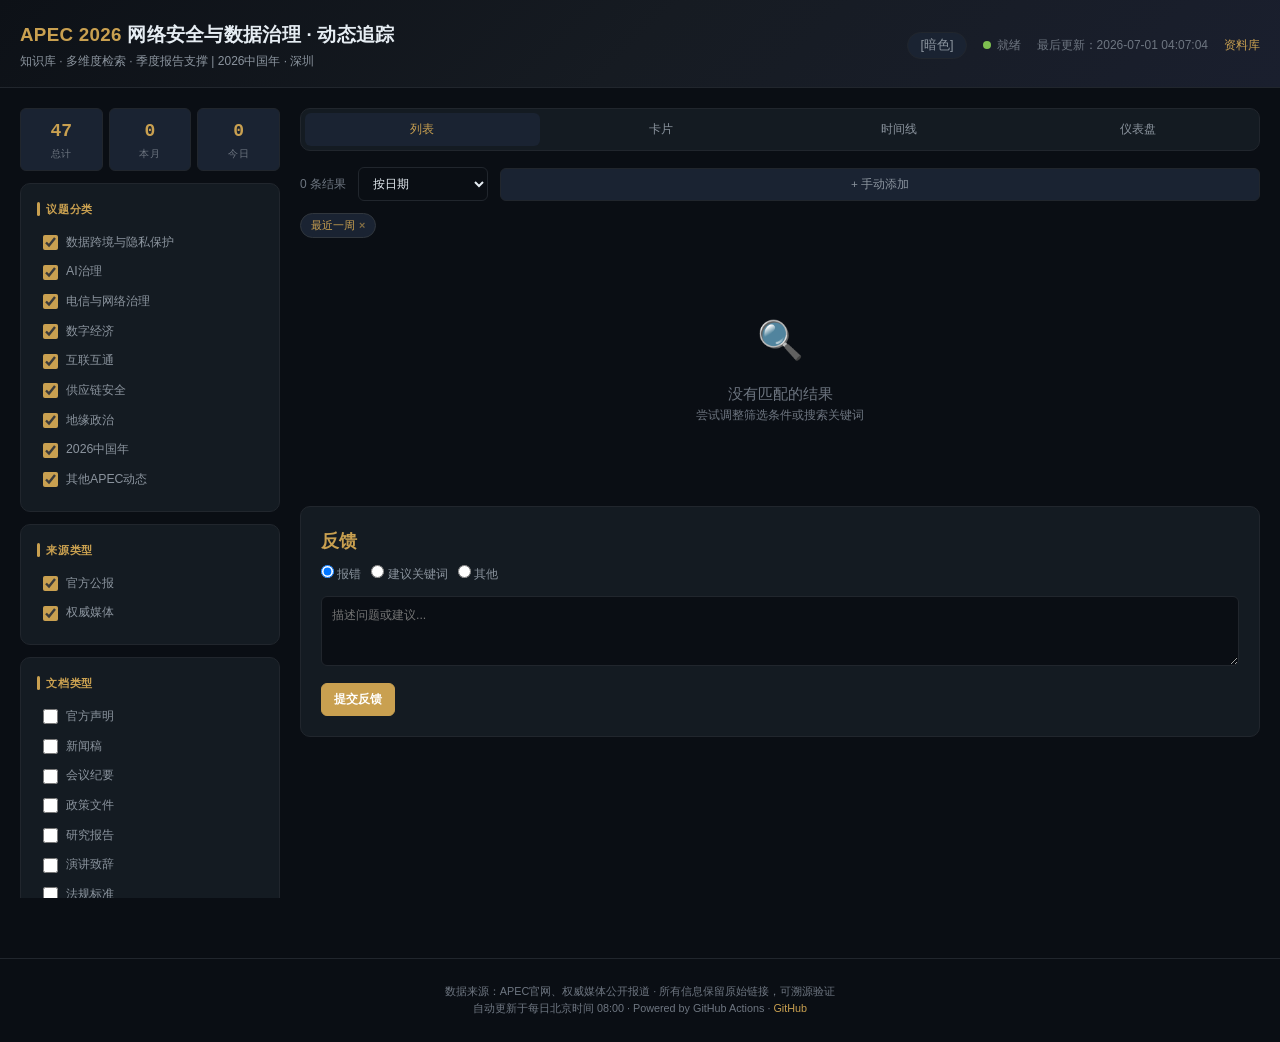
<file: web/index.html>
﻿<!DOCTYPE html>
<html lang="zh-CN" data-theme="dark">
<head>
<meta charset="UTF-8">
<meta name="viewport" content="width=device-width, initial-scale=1.0">
<title>APEC 2026 · 动态追踪知识库</title>
<link rel="stylesheet" href="style.css">
</head>
<body>
<header class="header">
  <div class="header-inner">
    <div class="header-left">
      <h1><span>APEC 2026</span> 网络安全与数据治理 · 动态追踪</h1>
      <p class="subtitle">知识库 · 多维度检索 · 季度报告支撑 | 2026中国年 · 深圳</p>
    </div>
    <div class="header-right">
      <button class="theme-toggle" id="themeToggle" title="切换日间/暗色模式">[暗色]</button>
      <span id="updateStatus"><span class="status-dot"></span>就绪</span>
      <span id="updateTime">加载中...</span>
      <a href="archive.html" style="color:var(--accent-gold);text-decoration:none;font-size:0.8rem">资料库</a>
    </div>
  </div>
</header>

<div class="layout">
  <aside class="sidebar">
    <div class="stats-bar">
      <div class="stat-item"><div class="stat-num" id="statTotal">0</div><div class="stat-label">总计</div></div>
      <div class="stat-item"><div class="stat-num" id="statMonth">0</div><div class="stat-label">本月</div></div>
      <div class="stat-item"><div class="stat-num" id="statToday">0</div><div class="stat-label">今日</div></div>
    </div>
    <div class="filter-section"><h3>议题分类</h3><div id="categoryFilters"></div></div>
    <div class="filter-section"><h3>来源类型</h3><div id="sourceTypeFilters"></div></div>
    <div class="filter-section"><h3>文档类型</h3><div id="docTypeFilters"></div></div>
    <div class="filter-section"><h3>APEC 机构</h3><div id="apecBodyFilters"></div></div>
    <div class="filter-section"><h3>地理焦点</h3><div id="geoFocusFilters"></div></div>
    <div class="filter-section"><h3>政策工具</h3><div id="policyTagFilters"></div></div>
    <div class="filter-section"><h3>时间范围</h3>
      <select id="timeFilter">
        <option value="all">全部时间</option><option value="1">今天</option>
        <option value="3">最近3天</option><option value="7" selected>最近一周</option>
        <option value="30">最近一月</option><option value="90">本季度</option>
      </select>
    </div>
    <div class="filter-section"><h3>月度归档</h3><select id="monthFilter"><option value="">最新（不限月份）</option></select></div>
    <div class="filter-section"><h3>搜索</h3><input type="text" id="searchBox" placeholder="标题、来源、关键词..."></div>
    <div class="btn-row"><button class="btn primary" id="btnApply">应用筛选</button><button class="btn" id="resetFilters">重置</button></div>
  </aside>

  <main class="main-content">
    <div class="view-tabs">
      <button class="view-tab active" data-view="list">列表</button>
      <button class="view-tab" data-view="grid">卡片</button>
      <button class="view-tab" data-view="timeline">时间线</button>
      <button class="view-tab" data-view="dashboard">仪表盘</button>
    </div>
    <div class="toolbar">
      <span class="result-count" id="resultCount">0 条结果</span>
      <select class="sort-select" id="sortSelect">
        <option value="date">按日期</option><option value="relevance">按相关度</option><option value="title">按标题</option>
      </select>
      <button class="btn" id="btnToggleAdd" style="margin-left:auto">+ 手动添加</button>
    </div>
    <div class="active-filters" id="activeFilters"></div>

    <div class="add-form-section" id="addFormSection" style="display:none">
      <h3 style="font-size:0.85rem;color:var(--accent-gold);margin-bottom:10px">手动添加资料</h3>
      <div class="add-form-inline">
        <input type="text" id="addTitle" placeholder="标题 *"><input type="text" id="addUrl" placeholder="链接 *">
        <input type="date" id="addDate"><button class="btn primary" id="btnAddArticle">添加</button>
      </div>
      <div class="add-form-inline" style="margin-top:8px">
        <select id="addSourceType">
          <option value="官方公报">官方公报</option><option value="权威媒体">权威媒体</option>
          <option value="学术论文">学术论文</option><option value="个人笔记">个人笔记</option>
        </select>
        <input type="text" id="addSource" placeholder="来源名称"><input type="text" id="addSummary" placeholder="摘要/备注">
        <select id="addCategory">
          <option value="">自动分类</option>
          <option value="数据跨境与隐私保护">数据跨境与隐私保护</option>
          <option value="AI治理">AI治理</option>
          <option value="电信与网络治理">电信与网络治理</option>
          <option value="数字经济">数字经济</option>
          <option value="互联互通">互联互通</option>
          <option value="供应链安全">供应链安全</option>
          <option value="地缘政治">地缘政治</option>
          <option value="2026中国年">2026中国年</option>
        </select>
      </div>
    </div>

    <div id="contentArea"><div class="no-results"><p>加载中...</p></div></div>

    <div id="dashboardArea" style="display:none">
      <div class="dashboard-grid">
        <div class="dash-card"><h3>议题分布</h3><div id="topicChart"></div></div>
        <div class="dash-card"><h3>来源分布</h3><div id="sourceChart"></div></div>
        <div class="dash-card"><h3>文档类型</h3><div id="docTypeChart"></div></div>
        <div class="dash-card"><h3>月度趋势</h3><div id="monthlyChart"></div></div>
      </div>
      <div class="dash-card" style="margin-bottom:14px">
        <h3>季度报告快速生成</h3>
        <div style="display:flex;gap:10px;align-items:center;flex-wrap:wrap">
          <select id="quarterSelect">
            <option value="2026-Q1">2026 Q1 (1-3月)</option><option value="2026-Q2" selected>2026 Q2 (4-6月)</option>
            <option value="2026-Q3">2026 Q3 (7-9月)</option><option value="2026-Q4">2026 Q4 (10-12月)</option>
          </select>
          <button class="btn primary" id="btnExportMD">导出 Markdown</button><button class="btn" id="btnExportCSV">导出 CSV</button>
          <span style="font-size:0.75rem;color:var(--text-muted);margin-left:auto" id="quarterCount"></span>
        </div>
        <div style="margin-top:10px;max-height:300px;overflow-y:auto;font-size:0.78rem" id="quarterPreview"></div>
      </div>
    </div>

    <div class="feedback-panel" style="margin-top:20px">
      <h3>反馈</h3>
      <div class="feedback-type">
        <label><input type="radio" name="fbType" value="bug" checked> 报错</label>
        <label><input type="radio" name="fbType" value="suggest"> 建议关键词</label>
        <label><input type="radio" name="fbType" value="other"> 其他</label>
      </div>
      <textarea class="feedback-textarea" id="feedbackText" placeholder="描述问题或建议..."></textarea>
      <button class="btn primary" id="btnFeedback">提交反馈</button>
    </div>
  </main>
</div>

<div class="modal-overlay" id="detailModal"><div class="modal-content" id="detailContent"></div></div>

<footer class="footer">
  <p>数据来源：APEC官网、权威媒体公开报道 · 所有信息保留原始链接，可溯源验证</p>
  <p>自动更新于每日北京时间 08:00 · Powered by GitHub Actions · <a href="https://github.com/xiaojing748/apec-tracker" target="_blank">GitHub</a></p>
</footer>

<div class="toast" id="toast"></div>
<script>
(function(){var t=document.getElementById("themeToggle");var h=document.documentElement;var s=localStorage.getItem("apec-theme")||"dark";function st(v){h.setAttribute("data-theme",v);t.textContent=v==="dark"?"[暗色]":"[日间]";localStorage.setItem("apec-theme",v)}st(s);t.onclick=function(){st(h.getAttribute("data-theme")==="dark"?"light":"dark")}})();
</script>
<script src="app.js"></script>
</body>
</html>
</file>
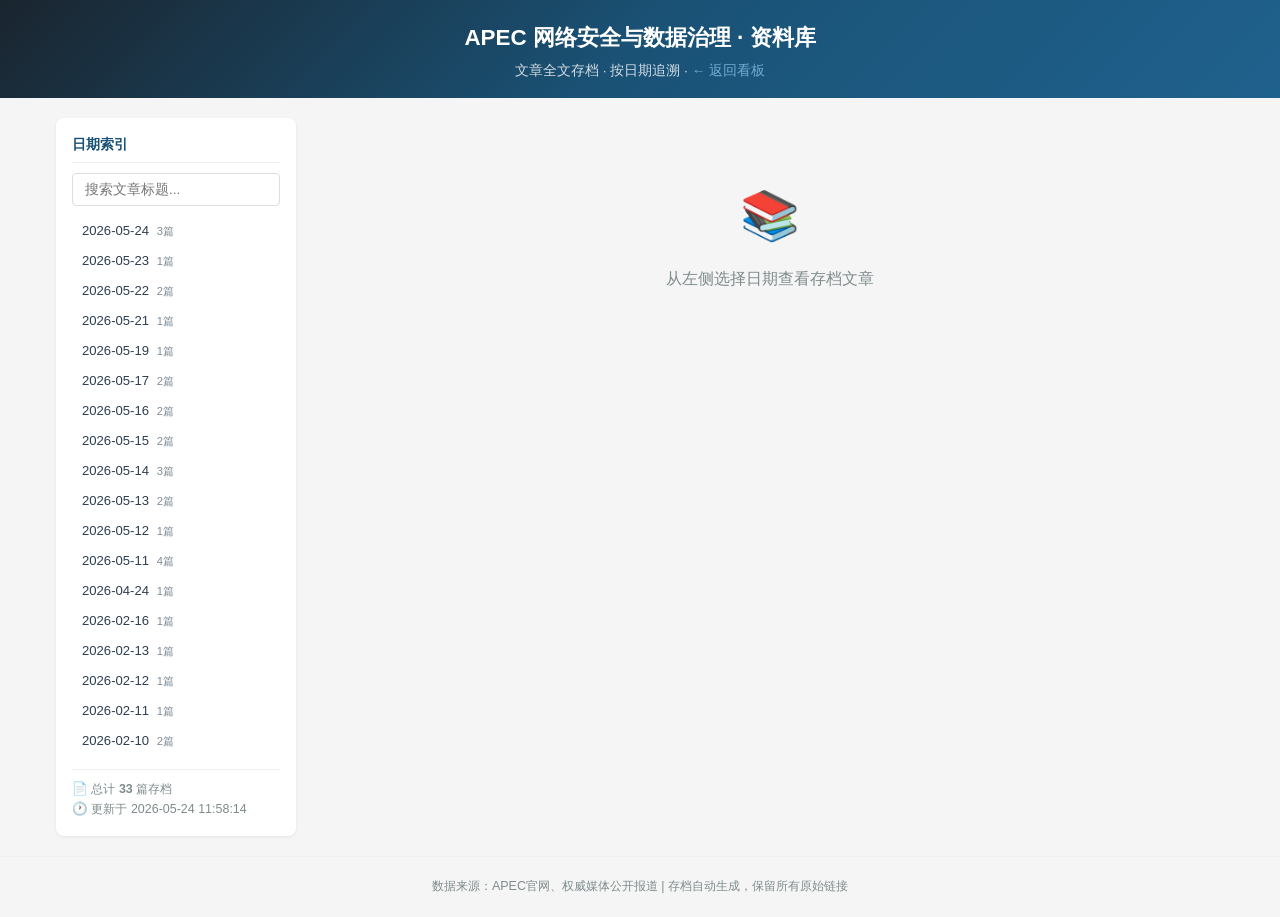
<file: archive.html>
<!DOCTYPE html>
<html lang="zh-CN">
<head>
<meta charset="UTF-8">
<meta name="viewport" content="width=device-width, initial-scale=1.0">
<title>APEC 资料库 · 文章存档</title>
<style>
* { margin: 0; padding: 0; box-sizing: border-box; }

:root {
  --color-bg: #f5f5f5;
  --color-card: #ffffff;
  --color-primary: #1a5276;
  --color-accent: #c0392b;
  --color-text: #2c3e50;
  --color-text-light: #7f8c8d;
  --color-border: #ecf0f1;
  --shadow: 0 1px 3px rgba(0,0,0,0.08);
  --radius: 8px;
}

body {
  font-family: -apple-system, BlinkMacSystemFont, "Segoe UI", "PingFang SC",
    "Hiragino Sans GB", "Microsoft YaHei", sans-serif;
  background: var(--color-bg);
  color: var(--color-text);
  line-height: 1.6;
}

.header {
  background: linear-gradient(135deg, #1a252f 0%, #1a5276 50%, #1f618d 100%);
  color: #fff;
  padding: 20px 0 16px;
  text-align: center;
}
.header h1 { font-size: 1.4rem; font-weight: 600; }
.header p { font-size: 0.85rem; opacity: 0.8; margin-top: 4px; }
.header a { color: #85c1e9; text-decoration: none; }
.header a:hover { text-decoration: underline; }

.layout {
  display: flex;
  max-width: 1200px;
  margin: 20px auto;
  gap: 20px;
  padding: 0 16px;
  min-height: 60vh;
}

/* Sidebar */
.sidebar {
  width: 240px;
  flex-shrink: 0;
  background: var(--color-card);
  border-radius: var(--radius);
  padding: 16px;
  box-shadow: var(--shadow);
  height: fit-content;
  position: sticky;
  top: 20px;
}
.sidebar h3 {
  font-size: 0.85rem;
  font-weight: 600;
  color: var(--color-primary);
  margin-bottom: 10px;
  padding-bottom: 6px;
  border-bottom: 1px solid var(--color-border);
}
.date-list { max-height: 60vh; overflow-y: auto; }
.date-item {
  display: block;
  width: 100%;
  padding: 6px 10px;
  margin-bottom: 2px;
  border: none;
  background: none;
  text-align: left;
  cursor: pointer;
  font-size: 0.82rem;
  color: var(--color-text);
  border-radius: 4px;
  font-family: inherit;
}
.date-item:hover { background: #eaf2f8; }
.date-item.active { background: var(--color-primary); color: #fff; }
.date-item .count { font-size: 0.7rem; opacity: 0.6; margin-left: 4px; }

.sidebar-footer {
  margin-top: 12px;
  padding-top: 10px;
  border-top: 1px solid var(--color-border);
  font-size: 0.78rem;
  color: var(--color-text-light);
}

/* Content */
.content { flex: 1; min-width: 0; }
.article-detail {
  background: var(--color-card);
  border-radius: var(--radius);
  padding: 24px 28px;
  box-shadow: var(--shadow);
  margin-bottom: 12px;
}
.article-detail h2 {
  font-size: 1.2rem;
  color: var(--color-primary);
  margin-bottom: 10px;
  line-height: 1.4;
}
.article-meta {
  display: flex;
  flex-wrap: wrap;
  gap: 16px;
  font-size: 0.82rem;
  color: var(--color-text-light);
  margin-bottom: 14px;
  padding-bottom: 12px;
  border-bottom: 1px solid var(--color-border);
}
.article-meta span { display: flex; align-items: center; gap: 4px; }
.article-meta a { color: var(--color-primary); text-decoration: none; }
.article-meta a:hover { text-decoration: underline; }

.tags { display: flex; flex-wrap: wrap; gap: 4px; margin-top: 8px; }
.tag {
  font-size: 0.7rem;
  padding: 1px 8px;
  border-radius: 10px;
  color: #fff;
}
.tag-数据跨境与隐私保护 { background: #e74c3c; }
.tag-AI治理 { background: #8e44ad; }
.tag-电信与网络治理 { background: #2c3e50; }
.tag-数字经济 { background: #1abc9c; }
.tag-互联互通 { background: #2ecc71; }
.tag-地缘政治 { background: #e67e22; }
.tag-供应链安全 { background: #16a085; }
.tag-网络犯罪 { background: #c0392b; }
.tag-2026中国年 { background: #c0392b; }
.tag-其他APEC动态 { background: #7f8c8d; }

.fulltext {
  font-size: 0.9rem;
  line-height: 1.8;
  color: #444;
  margin-top: 12px;
}
.fulltext p { margin-bottom: 12px; }
.fulltext a { color: var(--color-primary); word-break: break-all; }

.article-card {
  background: var(--color-card);
  border-radius: var(--radius);
  padding: 12px 16px;
  margin-bottom: 6px;
  box-shadow: var(--shadow);
  border-left: 3px solid var(--color-primary);
  cursor: pointer;
  transition: box-shadow 0.15s;
}
.article-card:hover { box-shadow: 0 2px 8px rgba(0,0,0,0.12); }
.article-card .card-title { font-weight: 500; font-size: 0.92rem; margin-bottom: 2px; }
.article-card .card-meta { font-size: 0.78rem; color: var(--color-text-light); }

.empty-state {
  text-align: center;
  padding: 60px 20px;
  color: var(--color-text-light);
}
.empty-state .icon { font-size: 3rem; margin-bottom: 12px; }

.no-content {
  font-style: italic;
  color: var(--color-text-light);
  padding: 20px;
  text-align: center;
  background: #fafafa;
  border-radius: 4px;
  margin-top: 10px;
}

.search-bar {
  width: 100%;
  padding: 8px 12px;
  border: 1px solid #ddd;
  border-radius: 4px;
  font-size: 0.85rem;
  margin-bottom: 12px;
  font-family: inherit;
}

footer {
  text-align: center;
  padding: 20px;
  color: var(--color-text-light);
  font-size: 0.78rem;
  border-top: 1px solid var(--color-border);
}
</style>
</head>
<body>

<header class="header">
  <h1>APEC 网络安全与数据治理 · 资料库</h1>
  <p>文章全文存档 · 按日期追溯 · <a href="index.html">← 返回看板</a></p>
</header>

<div class="layout">
  <aside class="sidebar">
    <h3>日期索引</h3>
    <input type="text" class="search-bar" id="searchBox" placeholder="搜索文章标题...">
    <div class="date-list" id="dateList"></div>
    <div class="sidebar-footer">
      <div>📄 总计 <strong id="statTotal">0</strong> 篇存档</div>
      <div>🕐 更新于 <span id="statUpdated">-</span></div>
    </div>
  </aside>

  <main class="content" id="content">
    <div class="empty-state">
      <div class="icon">📚</div>
      <p>从左侧选择日期查看存档文章</p>
    </div>
  </main>
</div>

<footer>
  <p>数据来源：APEC官网、权威媒体公开报道  |  存档自动生成，保留所有原始链接</p>
</footer>

<script>
(function () {
  'use strict';

  var INDEX_URL = 'archive/index.json';
  var entries = [];
  var selectedDate = null;
  var searchQuery = '';

  function init() {
    var xhr = new XMLHttpRequest();
    xhr.open('GET', INDEX_URL, true);
    xhr.onload = function () {
      if (xhr.status === 200) {
        try { loadIndex(JSON.parse(xhr.responseText)); } catch (e) { showError(); }
      } else { showError(); }
    };
    xhr.onerror = showError;
    xhr.send();
  }

  function loadIndex(data) {
    entries = data.entries || [];
    document.getElementById('statTotal').textContent = data.total || entries.length;
    document.getElementById('statUpdated').textContent = data.updated || '-';
    renderDateList();
    bindSearch();
  }

  function showError() {
    document.getElementById('content').innerHTML =
      '<div class="empty-state"><div class="icon">⚠️</div><p>存档数据加载失败，请确认 archive/index.json 已生成</p></div>';
  }

  function renderDateList() {
    var dates = {};
    entries.forEach(function (e) {
      var d = e.date || '未知';
      if (!dates[d]) dates[d] = 0;
      dates[d]++;
    });

    var sorted = Object.keys(dates).sort().reverse();
    var html = '';
    sorted.forEach(function (d) {
      html += '<button class="date-item" data-date="' + d + '">' +
        d + ' <span class="count">' + dates[d] + '篇</span></button>';
    });

    var list = document.getElementById('dateList');
    list.innerHTML = html;

    var buttons = list.querySelectorAll('.date-item');
    for (var i = 0; i < buttons.length; i++) {
      buttons[i].onclick = function () {
        var active = list.querySelector('.active');
        if (active) active.classList.remove('active');
        this.classList.add('active');
        selectedDate = this.getAttribute('data-date');
        renderContent();
      };
    }
  }

  function bindSearch() {
    document.getElementById('searchBox').oninput = function () {
      searchQuery = this.value.trim().toLowerCase();
      renderContent();
    };
  }

  function renderContent() {
    var content = document.getElementById('content');
    var filtered = entries.slice();

    if (selectedDate) {
      filtered = filtered.filter(function (e) { return e.date === selectedDate; });
    }
    if (searchQuery) {
      filtered = filtered.filter(function (e) {
        return (e.title || '').toLowerCase().indexOf(searchQuery) !== -1 ||
          (e.source || '').toLowerCase().indexOf(searchQuery) !== -1;
      });
    }

    if (!selectedDate && !searchQuery) {
      content.innerHTML = '<div class="empty-state"><div class="icon">📚</div><p>从左侧选择日期或搜索文章标题</p></div>';
      return;
    }

    if (!filtered.length) {
      content.innerHTML = '<div class="empty-state"><div class="icon">🔍</div><p>无匹配结果</p></div>';
      return;
    }

    var html = '';
    filtered.forEach(function (e, idx) {
      var cats = (e.categories || ['其他']).map(function (c) {
        return '<span class="tag tag-' + c + '">' + esc(c) + '</span>';
      }).join('');

      html += '<div class="article-detail" id="art-' + idx + '">' +
        '<h2>' + esc(e.title) + '</h2>' +
        '<div class="article-meta">' +
        '<span>📅 ' + (e.date || '-') + '</span>' +
        '<span>📰 ' + esc(e.source || '-') + '</span>' +
        (e.url ? '<span>🔗 <a href="' + esc(e.url) + '" target="_blank" rel="noopener">查看原文</a></span>' : '') +
        '</div>' +
        '<div class="tags">' + cats + '</div>';

      if (e.file) {
        html += '<div class="fulltext" id="text-' + idx + '">加载中...</div>';
      } else {
        html += '<div class="no-content">📝 存档文件尚未生成，请运行 archiver</div>';
      }

      html += '</div>';
    });

    content.innerHTML = html;

    // 异步加载全文
    filtered.forEach(function (e, idx) {
      if (e.file) {
        loadFullText(e.file, 'text-' + idx);
      }
    });
  }

  function loadFullText(path, elemId) {
    var xhr = new XMLHttpRequest();
    xhr.open('GET', path, true);
    xhr.onload = function () {
      var el = document.getElementById(elemId);
      if (!el) return;
      if (xhr.status === 200) {
        var md = xhr.responseText;
        var html = renderMarkdown(md);
        el.innerHTML = html;
      } else {
        el.innerHTML = '<div class="no-content">⚠️ 全文加载失败 (' + xhr.status + ')</div>';
      }
    };
    xhr.onerror = function () {
      var el = document.getElementById(elemId);
      if (el) el.innerHTML = '<div class="no-content">⚠️ 全文加载失败</div>';
    };
    xhr.send();
  }

  function renderMarkdown(md) {
    // 移除 frontmatter
    md = md.replace(/^---[\s\S]*?---\n*/, '');
    // 转义HTML
    md = esc(md);
    // 标题
    md = md.replace(/^# (.+)$/gm, '<h2>$1</h2>');
    md = md.replace(/^## (.+)$/gm, '<h3>$1</h3>');
    // 粗体
    md = md.replace(/\*\*(.+?)\*\*/g, '<strong>$1</strong>');
    // 链接
    md = md.replace(/\[([^\]]+)\]\(([^)]+)\)/g, '<a href="$2" target="_blank" rel="noopener">$1</a>');
    // 段落
    return '<p>' + md.split(/\n\n+/).join('</p><p>') + '</p>';
  }

  function esc(str) {
    if (!str) return '';
    return str.replace(/&/g, '&amp;').replace(/</g, '&lt;').replace(/>/g, '&gt;').replace(/"/g, '&quot;');
  }

  if (document.readyState === 'loading') {
    document.addEventListener('DOMContentLoaded', init);
  } else {
    init();
  }
})();
</script>
</body>
</html>
</file>
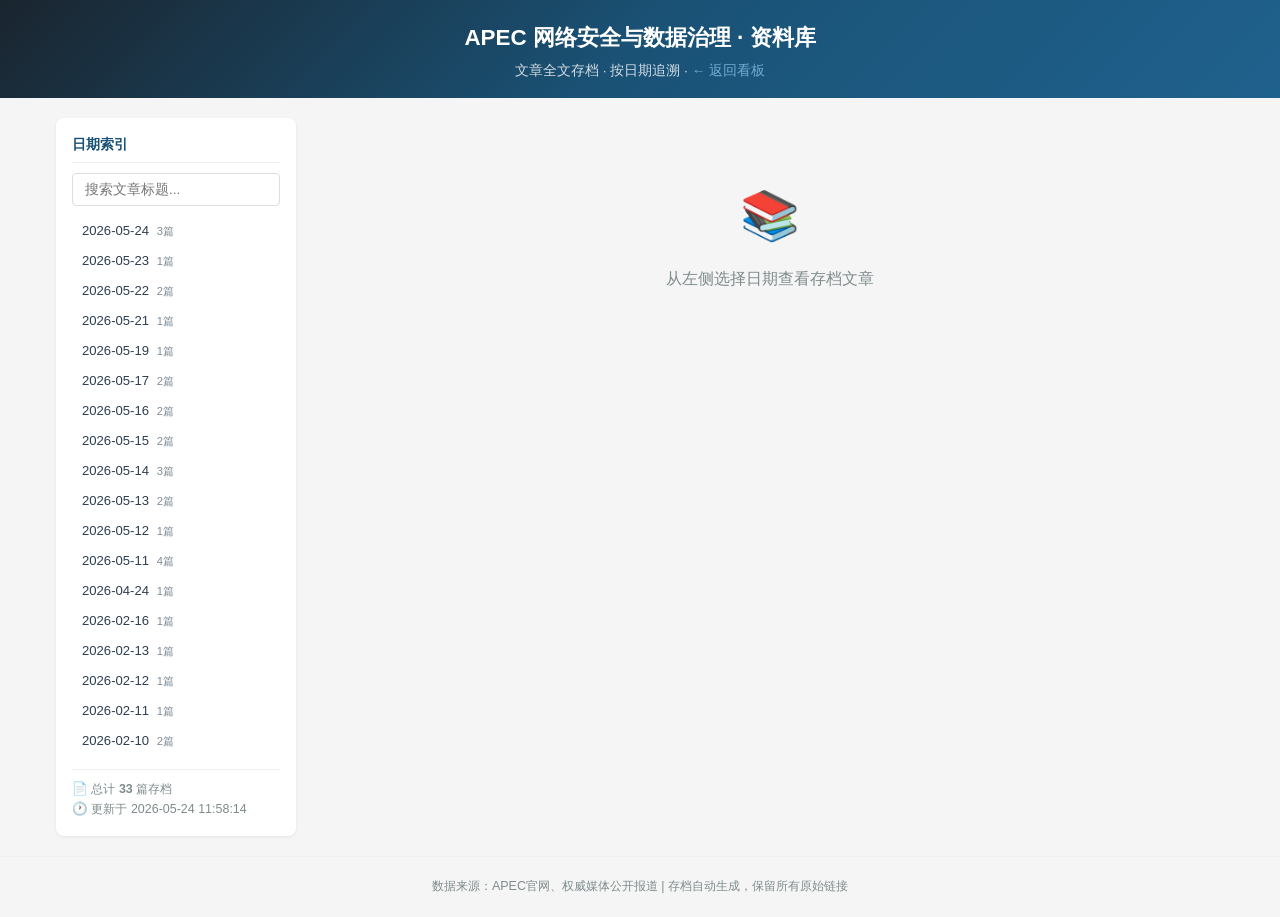
<file: archive_root.html>
<!DOCTYPE html>
<html lang="zh-CN">
<head>
<meta charset="UTF-8">
<meta name="viewport" content="width=device-width, initial-scale=1.0">
<title>APEC 资料库 · 文章存档</title>
<style>
* { margin: 0; padding: 0; box-sizing: border-box; }

:root {
  --color-bg: #f5f5f5;
  --color-card: #ffffff;
  --color-primary: #1a5276;
  --color-accent: #c0392b;
  --color-text: #2c3e50;
  --color-text-light: #7f8c8d;
  --color-border: #ecf0f1;
  --shadow: 0 1px 3px rgba(0,0,0,0.08);
  --radius: 8px;
}

body {
  font-family: -apple-system, BlinkMacSystemFont, "Segoe UI", "PingFang SC",
    "Hiragino Sans GB", "Microsoft YaHei", sans-serif;
  background: var(--color-bg);
  color: var(--color-text);
  line-height: 1.6;
}

.header {
  background: linear-gradient(135deg, #1a252f 0%, #1a5276 50%, #1f618d 100%);
  color: #fff;
  padding: 20px 0 16px;
  text-align: center;
}
.header h1 { font-size: 1.4rem; font-weight: 600; }
.header p { font-size: 0.85rem; opacity: 0.8; margin-top: 4px; }
.header a { color: #85c1e9; text-decoration: none; }
.header a:hover { text-decoration: underline; }

.layout {
  display: flex;
  max-width: 1200px;
  margin: 20px auto;
  gap: 20px;
  padding: 0 16px;
  min-height: 60vh;
}

/* Sidebar */
.sidebar {
  width: 240px;
  flex-shrink: 0;
  background: var(--color-card);
  border-radius: var(--radius);
  padding: 16px;
  box-shadow: var(--shadow);
  height: fit-content;
  position: sticky;
  top: 20px;
}
.sidebar h3 {
  font-size: 0.85rem;
  font-weight: 600;
  color: var(--color-primary);
  margin-bottom: 10px;
  padding-bottom: 6px;
  border-bottom: 1px solid var(--color-border);
}
.date-list { max-height: 60vh; overflow-y: auto; }
.date-item {
  display: block;
  width: 100%;
  padding: 6px 10px;
  margin-bottom: 2px;
  border: none;
  background: none;
  text-align: left;
  cursor: pointer;
  font-size: 0.82rem;
  color: var(--color-text);
  border-radius: 4px;
  font-family: inherit;
}
.date-item:hover { background: #eaf2f8; }
.date-item.active { background: var(--color-primary); color: #fff; }
.date-item .count { font-size: 0.7rem; opacity: 0.6; margin-left: 4px; }

.sidebar-footer {
  margin-top: 12px;
  padding-top: 10px;
  border-top: 1px solid var(--color-border);
  font-size: 0.78rem;
  color: var(--color-text-light);
}

/* Content */
.content { flex: 1; min-width: 0; }
.article-detail {
  background: var(--color-card);
  border-radius: var(--radius);
  padding: 24px 28px;
  box-shadow: var(--shadow);
  margin-bottom: 12px;
}
.article-detail h2 {
  font-size: 1.2rem;
  color: var(--color-primary);
  margin-bottom: 10px;
  line-height: 1.4;
}
.article-meta {
  display: flex;
  flex-wrap: wrap;
  gap: 16px;
  font-size: 0.82rem;
  color: var(--color-text-light);
  margin-bottom: 14px;
  padding-bottom: 12px;
  border-bottom: 1px solid var(--color-border);
}
.article-meta span { display: flex; align-items: center; gap: 4px; }
.article-meta a { color: var(--color-primary); text-decoration: none; }
.article-meta a:hover { text-decoration: underline; }

.tags { display: flex; flex-wrap: wrap; gap: 4px; margin-top: 8px; }
.tag {
  font-size: 0.7rem;
  padding: 1px 8px;
  border-radius: 10px;
  color: #fff;
}
.tag-数据跨境与隐私保护 { background: #e74c3c; }
.tag-AI治理 { background: #8e44ad; }
.tag-电信与网络治理 { background: #2c3e50; }
.tag-数字经济 { background: #1abc9c; }
.tag-互联互通 { background: #2ecc71; }
.tag-地缘政治 { background: #e67e22; }
.tag-供应链安全 { background: #16a085; }
.tag-网络犯罪 { background: #c0392b; }
.tag-2026中国年 { background: #c0392b; }
.tag-其他APEC动态 { background: #7f8c8d; }

.fulltext {
  font-size: 0.9rem;
  line-height: 1.8;
  color: #444;
  margin-top: 12px;
}
.fulltext p { margin-bottom: 12px; }
.fulltext a { color: var(--color-primary); word-break: break-all; }

.article-card {
  background: var(--color-card);
  border-radius: var(--radius);
  padding: 12px 16px;
  margin-bottom: 6px;
  box-shadow: var(--shadow);
  border-left: 3px solid var(--color-primary);
  cursor: pointer;
  transition: box-shadow 0.15s;
}
.article-card:hover { box-shadow: 0 2px 8px rgba(0,0,0,0.12); }
.article-card .card-title { font-weight: 500; font-size: 0.92rem; margin-bottom: 2px; }
.article-card .card-meta { font-size: 0.78rem; color: var(--color-text-light); }

.empty-state {
  text-align: center;
  padding: 60px 20px;
  color: var(--color-text-light);
}
.empty-state .icon { font-size: 3rem; margin-bottom: 12px; }

.no-content {
  font-style: italic;
  color: var(--color-text-light);
  padding: 20px;
  text-align: center;
  background: #fafafa;
  border-radius: 4px;
  margin-top: 10px;
}

.search-bar {
  width: 100%;
  padding: 8px 12px;
  border: 1px solid #ddd;
  border-radius: 4px;
  font-size: 0.85rem;
  margin-bottom: 12px;
  font-family: inherit;
}

footer {
  text-align: center;
  padding: 20px;
  color: var(--color-text-light);
  font-size: 0.78rem;
  border-top: 1px solid var(--color-border);
}
</style>
</head>
<body>

<header class="header">
  <h1>APEC 网络安全与数据治理 · 资料库</h1>
  <p>文章全文存档 · 按日期追溯 · <a href="index.html">← 返回看板</a></p>
</header>

<div class="layout">
  <aside class="sidebar">
    <h3>日期索引</h3>
    <input type="text" class="search-bar" id="searchBox" placeholder="搜索文章标题...">
    <div class="date-list" id="dateList"></div>
    <div class="sidebar-footer">
      <div>📄 总计 <strong id="statTotal">0</strong> 篇存档</div>
      <div>🕐 更新于 <span id="statUpdated">-</span></div>
    </div>
  </aside>

  <main class="content" id="content">
    <div class="empty-state">
      <div class="icon">📚</div>
      <p>从左侧选择日期查看存档文章</p>
    </div>
  </main>
</div>

<footer>
  <p>数据来源：APEC官网、权威媒体公开报道  |  存档自动生成，保留所有原始链接</p>
</footer>

<script>
(function () {
  'use strict';

  var INDEX_PATHS = ['archive/index.json', 'index.json'];
  var entries = [];
  var selectedDate = null;
  var searchQuery = '';

  function init() {
    // 优先使用嵌入数据（自包含模式）
    if (window.__ARCHIVE_DATA__ && window.__ARCHIVE_DATA__.entries) {
      loadIndex(window.__ARCHIVE_DATA__);
      return;
    }
    tryLoadIndex(0);
  }

  function tryLoadIndex(idx) {
    if (idx >= INDEX_PATHS.length) {
      showError();
      return;
    }
    var xhr = new XMLHttpRequest();
    xhr.open('GET', INDEX_PATHS[idx], true);
    xhr.onload = function () {
      if (xhr.status === 200) {
        try { loadIndex(JSON.parse(xhr.responseText)); } catch (e) { showError(); }
      } else {
        tryLoadIndex(idx + 1);
      }
    };
    xhr.onerror = function () { tryLoadIndex(idx + 1); };
    xhr.send();
  }

  function loadIndex(data) {
    entries = data.entries || [];
    document.getElementById('statTotal').textContent = data.total || entries.length;
    document.getElementById('statUpdated').textContent = data.updated || '-';
    renderDateList();
    bindSearch();
  }

  function showError() {
    document.getElementById('content').innerHTML =
      '<div class="empty-state"><div class="icon">⚠️</div><p>存档数据加载失败，请确认 archive/index.json 已生成</p></div>';
  }

  function renderDateList() {
    var dates = {};
    entries.forEach(function (e) {
      var d = e.date || '未知';
      if (!dates[d]) dates[d] = 0;
      dates[d]++;
    });

    var sorted = Object.keys(dates).sort().reverse();
    var html = '';
    sorted.forEach(function (d) {
      html += '<button class="date-item" data-date="' + d + '">' +
        d + ' <span class="count">' + dates[d] + '篇</span></button>';
    });

    var list = document.getElementById('dateList');
    list.innerHTML = html;

    var buttons = list.querySelectorAll('.date-item');
    for (var i = 0; i < buttons.length; i++) {
      buttons[i].onclick = function () {
        var active = list.querySelector('.active');
        if (active) active.classList.remove('active');
        this.classList.add('active');
        selectedDate = this.getAttribute('data-date');
        renderContent();
      };
    }
  }

  function bindSearch() {
    document.getElementById('searchBox').oninput = function () {
      searchQuery = this.value.trim().toLowerCase();
      renderContent();
    };
  }

  function renderContent() {
    var content = document.getElementById('content');
    var filtered = entries.slice();

    if (selectedDate) {
      filtered = filtered.filter(function (e) { return e.date === selectedDate; });
    }
    if (searchQuery) {
      filtered = filtered.filter(function (e) {
        return (e.title || '').toLowerCase().indexOf(searchQuery) !== -1 ||
          (e.source || '').toLowerCase().indexOf(searchQuery) !== -1;
      });
    }

    if (!selectedDate && !searchQuery) {
      content.innerHTML = '<div class="empty-state"><div class="icon">📚</div><p>从左侧选择日期或搜索文章标题</p></div>';
      return;
    }

    if (!filtered.length) {
      content.innerHTML = '<div class="empty-state"><div class="icon">🔍</div><p>无匹配结果</p></div>';
      return;
    }

    var html = '';
    filtered.forEach(function (e, idx) {
      var cats = (e.categories || ['其他']).map(function (c) {
        return '<span class="tag tag-' + c + '">' + esc(c) + '</span>';
      }).join('');

      html += '<div class="article-detail" id="art-' + idx + '">' +
        '<h2>' + esc(e.title) + '</h2>' +
        '<div class="article-meta">' +
        '<span>📅 ' + (e.date || '-') + '</span>' +
        '<span>📰 ' + esc(e.source || '-') + '</span>' +
        (e.url ? '<span>🔗 <a href="' + esc(e.url) + '" target="_blank" rel="noopener">查看原文</a></span>' : '') +
        '</div>' +
        '<div class="tags">' + cats + '</div>';

      if (e.file) {
        html += '<div class="fulltext" id="text-' + idx + '">加载中...</div>';
      } else {
        html += '<div class="no-content">📝 存档文件尚未生成，请运行 archiver</div>';
      }

      html += '</div>';
    });

    content.innerHTML = html;

    // 异步加载全文
    filtered.forEach(function (e, idx) {
      if (e.file) {
        loadFullText(e.file, 'text-' + idx);
      }
    });
  }

  function loadFullText(path, elemId) {
    var el = document.getElementById(elemId);
    if (!el) return;

    // 尝试多种路径：适配根目录部署和docs/部署
    var alt = path.replace(/^docs\//, 'archive/');
    var paths = [path, alt];
    tryPath(0);

    function tryPath(idx) {
      if (idx >= paths.length) {
        el.innerHTML = '<div class="no-content">📝 全文文件未找到，请<a href="#" onclick="return false;">查看原文链接</a></div>';
        return;
      }
      var xhr = new XMLHttpRequest();
      xhr.open('GET', paths[idx], true);
      xhr.onload = function () {
        if (xhr.status === 200) {
          el.innerHTML = renderMarkdown(xhr.responseText);
        } else {
          tryPath(idx + 1);
        }
      };
      xhr.onerror = function () { tryPath(idx + 1); };
      xhr.send();
    }
  }

  function renderMarkdown(md) {
    // 移除 frontmatter
    md = md.replace(/^---[\s\S]*?---\n*/, '');
    // 转义HTML
    md = esc(md);
    // 标题
    md = md.replace(/^# (.+)$/gm, '<h2>$1</h2>');
    md = md.replace(/^## (.+)$/gm, '<h3>$1</h3>');
    // 粗体
    md = md.replace(/\*\*(.+?)\*\*/g, '<strong>$1</strong>');
    // 链接
    md = md.replace(/\[([^\]]+)\]\(([^)]+)\)/g, '<a href="$2" target="_blank" rel="noopener">$1</a>');
    // 段落
    return '<p>' + md.split(/\n\n+/).join('</p><p>') + '</p>';
  }

  function esc(str) {
    if (!str) return '';
    return str.replace(/&/g, '&amp;').replace(/</g, '&lt;').replace(/>/g, '&gt;').replace(/"/g, '&quot;');
  }

  if (document.readyState === 'loading') {
    document.addEventListener('DOMContentLoaded', init);
  } else {
    init();
  }
})();
</script>
</body>
</html>
</file>
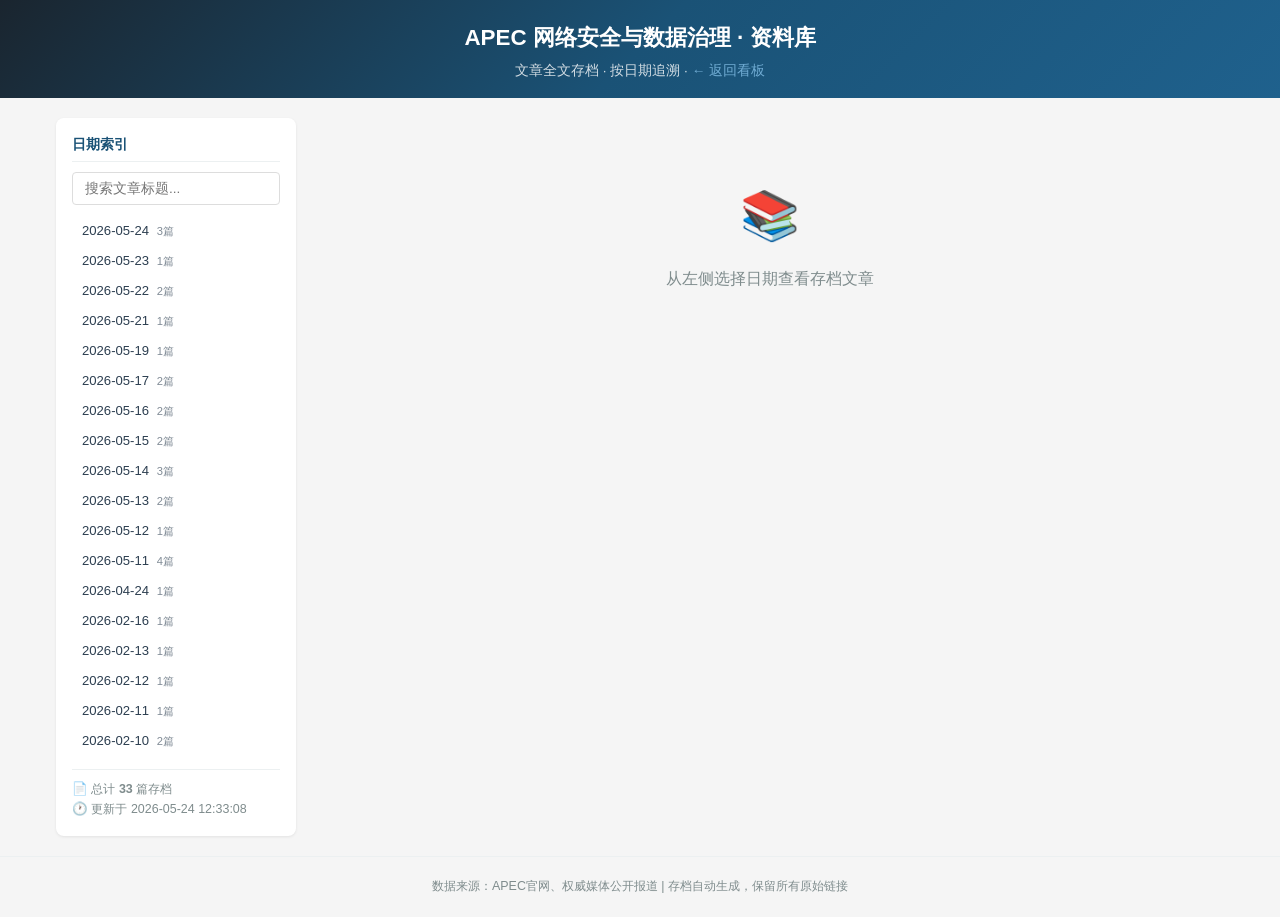
<file: archive_self.html>
<!DOCTYPE html>
<html lang="zh-CN">
<head>
<meta charset="UTF-8">
<meta name="viewport" content="width=device-width, initial-scale=1.0">
<title>APEC 资料库 · 文章存档</title>
<style>
* { margin: 0; padding: 0; box-sizing: border-box; }

:root {
  --color-bg: #f5f5f5;
  --color-card: #ffffff;
  --color-primary: #1a5276;
  --color-accent: #c0392b;
  --color-text: #2c3e50;
  --color-text-light: #7f8c8d;
  --color-border: #ecf0f1;
  --shadow: 0 1px 3px rgba(0,0,0,0.08);
  --radius: 8px;
}

body {
  font-family: -apple-system, BlinkMacSystemFont, "Segoe UI", "PingFang SC",
    "Hiragino Sans GB", "Microsoft YaHei", sans-serif;
  background: var(--color-bg);
  color: var(--color-text);
  line-height: 1.6;
}

.header {
  background: linear-gradient(135deg, #1a252f 0%, #1a5276 50%, #1f618d 100%);
  color: #fff;
  padding: 20px 0 16px;
  text-align: center;
}
.header h1 { font-size: 1.4rem; font-weight: 600; }
.header p { font-size: 0.85rem; opacity: 0.8; margin-top: 4px; }
.header a { color: #85c1e9; text-decoration: none; }
.header a:hover { text-decoration: underline; }

.layout {
  display: flex;
  max-width: 1200px;
  margin: 20px auto;
  gap: 20px;
  padding: 0 16px;
  min-height: 60vh;
}

/* Sidebar */
.sidebar {
  width: 240px;
  flex-shrink: 0;
  background: var(--color-card);
  border-radius: var(--radius);
  padding: 16px;
  box-shadow: var(--shadow);
  height: fit-content;
  position: sticky;
  top: 20px;
}
.sidebar h3 {
  font-size: 0.85rem;
  font-weight: 600;
  color: var(--color-primary);
  margin-bottom: 10px;
  padding-bottom: 6px;
  border-bottom: 1px solid var(--color-border);
}
.date-list { max-height: 60vh; overflow-y: auto; }
.date-item {
  display: block;
  width: 100%;
  padding: 6px 10px;
  margin-bottom: 2px;
  border: none;
  background: none;
  text-align: left;
  cursor: pointer;
  font-size: 0.82rem;
  color: var(--color-text);
  border-radius: 4px;
  font-family: inherit;
}
.date-item:hover { background: #eaf2f8; }
.date-item.active { background: var(--color-primary); color: #fff; }
.date-item .count { font-size: 0.7rem; opacity: 0.6; margin-left: 4px; }

.sidebar-footer {
  margin-top: 12px;
  padding-top: 10px;
  border-top: 1px solid var(--color-border);
  font-size: 0.78rem;
  color: var(--color-text-light);
}

/* Content */
.content { flex: 1; min-width: 0; }
.article-detail {
  background: var(--color-card);
  border-radius: var(--radius);
  padding: 24px 28px;
  box-shadow: var(--shadow);
  margin-bottom: 12px;
}
.article-detail h2 {
  font-size: 1.2rem;
  color: var(--color-primary);
  margin-bottom: 10px;
  line-height: 1.4;
}
.article-meta {
  display: flex;
  flex-wrap: wrap;
  gap: 16px;
  font-size: 0.82rem;
  color: var(--color-text-light);
  margin-bottom: 14px;
  padding-bottom: 12px;
  border-bottom: 1px solid var(--color-border);
}
.article-meta span { display: flex; align-items: center; gap: 4px; }
.article-meta a { color: var(--color-primary); text-decoration: none; }
.article-meta a:hover { text-decoration: underline; }

.tags { display: flex; flex-wrap: wrap; gap: 4px; margin-top: 8px; }
.tag {
  font-size: 0.7rem;
  padding: 1px 8px;
  border-radius: 10px;
  color: #fff;
}
.tag-数据跨境与隐私保护 { background: #e74c3c; }
.tag-AI治理 { background: #8e44ad; }
.tag-电信与网络治理 { background: #2c3e50; }
.tag-数字经济 { background: #1abc9c; }
.tag-互联互通 { background: #2ecc71; }
.tag-地缘政治 { background: #e67e22; }
.tag-供应链安全 { background: #16a085; }
.tag-网络犯罪 { background: #c0392b; }
.tag-2026中国年 { background: #c0392b; }
.tag-其他APEC动态 { background: #7f8c8d; }

.fulltext {
  font-size: 0.9rem;
  line-height: 1.8;
  color: #444;
  margin-top: 12px;
}
.fulltext p { margin-bottom: 12px; }
.fulltext a { color: var(--color-primary); word-break: break-all; }

.article-card {
  background: var(--color-card);
  border-radius: var(--radius);
  padding: 12px 16px;
  margin-bottom: 6px;
  box-shadow: var(--shadow);
  border-left: 3px solid var(--color-primary);
  cursor: pointer;
  transition: box-shadow 0.15s;
}
.article-card:hover { box-shadow: 0 2px 8px rgba(0,0,0,0.12); }
.article-card .card-title { font-weight: 500; font-size: 0.92rem; margin-bottom: 2px; }
.article-card .card-meta { font-size: 0.78rem; color: var(--color-text-light); }

.empty-state {
  text-align: center;
  padding: 60px 20px;
  color: var(--color-text-light);
}
.empty-state .icon { font-size: 3rem; margin-bottom: 12px; }

.no-content {
  font-style: italic;
  color: var(--color-text-light);
  padding: 20px;
  text-align: center;
  background: #fafafa;
  border-radius: 4px;
  margin-top: 10px;
}

.search-bar {
  width: 100%;
  padding: 8px 12px;
  border: 1px solid #ddd;
  border-radius: 4px;
  font-size: 0.85rem;
  margin-bottom: 12px;
  font-family: inherit;
}

footer {
  text-align: center;
  padding: 20px;
  color: var(--color-text-light);
  font-size: 0.78rem;
  border-top: 1px solid var(--color-border);
}
</style>
</head>
<body>

<header class="header">
  <h1>APEC 网络安全与数据治理 · 资料库</h1>
  <p>文章全文存档 · 按日期追溯 · <a href="index.html">← 返回看板</a></p>
</header>

<div class="layout">
  <aside class="sidebar">
    <h3>日期索引</h3>
    <input type="text" class="search-bar" id="searchBox" placeholder="搜索文章标题...">
    <div class="date-list" id="dateList"></div>
    <div class="sidebar-footer">
      <div>📄 总计 <strong id="statTotal">0</strong> 篇存档</div>
      <div>🕐 更新于 <span id="statUpdated">-</span></div>
    </div>
  </aside>

  <main class="content" id="content">
    <div class="empty-state">
      <div class="icon">📚</div>
      <p>从左侧选择日期查看存档文章</p>
    </div>
  </main>
</div>

<footer>
  <p>数据来源：APEC官网、权威媒体公开报道  |  存档自动生成，保留所有原始链接</p>
</footer>

<script>window.__ARCHIVE_DATA__ = {"updated": "2026-05-24 12:33:08", "total": 33, "entries": [{"title": "APEC in Charts 2025", "date": "2026-05-24", "source": "APEC官网", "categories": ["其他APEC动态"], "url": "https://www.apec.org/publications/2025/10/apec-in-charts-2025", "file": "docs/archive/docs/2026/05/24/2026-05-24-apec-in-charts-2025.md", "has_fulltext": true}, {"title": "APEC Senior Officials' Report on Economic and Technical Cooperation 2024", "date": "2026-05-24", "source": "APEC官网", "categories": ["其他APEC动态"], "url": "https://www.apec.org/publications/2024/11/apec-senior-officials'-report-on-economic-and-technical-cooperation-2024", "file": "docs/archive/docs/2026/05/24/2026-05-24-apec-senior-officials-report-on-economic-and-technical-coope.md", "has_fulltext": true}, {"title": "APEC Regional Trends Analysis, May 2026", "date": "2026-05-24", "source": "APEC官网", "categories": ["地缘政治"], "url": "https://www.apec.org/publications/2026/05/apec-regional-trends-analysis--may-2026", "file": "docs/archive/docs/2026/05/24/2026-05-24-apec-regional-trends-analysis-may-2026.md", "has_fulltext": true}, {"title": "APEC Trade Ministers Issue Joint Statement", "date": "2026-05-23", "source": "APEC官网", "categories": ["地缘政治"], "url": "https://www.apec.org/press/news-releases/2026/0523_MRT_Statement", "file": "docs/archive/docs/2026/05/23/2026-05-23-apec-trade-ministers-issue-joint-statement.md", "has_fulltext": true}, {"title": "APEC Ministers Chart Course for Open Trade Amid Rising Protectionism", "date": "2026-05-22", "source": "APEC官网", "categories": ["地缘政治"], "url": "https://www.apec.org/press/news-releases/2026/0522_MRT", "file": "docs/archive/docs/2026/05/22/2026-05-22-apec-ministers-chart-course-for-open-trade-amid-rising-prote.md", "has_fulltext": true}, {"title": "APEC at a Crossroads: Resilience Under Pressure", "date": "2026-05-22", "source": "APEC官网", "categories": ["供应链安全"], "url": "https://www.apec.org/press/blogs/2026/apec-at-a-crossroad--resilience-under-pressure", "file": "docs/archive/docs/2026/05/22/2026-05-22-apec-at-a-crossroads-resilience-under-pressure.md", "has_fulltext": true}, {"title": "APEC Sees Moderating Growth Amid Rising Energy Costs and Supply Chain Pressures", "date": "2026-05-21", "source": "APEC官网", "categories": ["供应链安全"], "url": "https://www.apec.org/press/news-releases/2026/0521_ARTASOM2", "file": "docs/archive/docs/2026/05/21/2026-05-21-apec-sees-moderating-growth-amid-rising-energy-costs-and-sup.md", "has_fulltext": true}, {"title": "Senior Officials Advance Trade, Connectivity, Innovation and Development Agenda", "date": "2026-05-19", "source": "APEC官网", "categories": ["互联互通"], "url": "https://www.apec.org/press/news-releases/2026/0519_SOM2", "file": "docs/archive/docs/2026/05/19/2026-05-19-senior-officials-advance-trade-connectivity-innovation-and-d.md", "has_fulltext": true}, {"title": "Chair’s Statement on the APEC Women and the Economy Forum", "date": "2026-05-17", "source": "APEC官网", "categories": ["其他APEC动态"], "url": "https://www.apec.org/press/news-releases/2026/chair-s-statement-on-the-apec-women-and-the-economy-forum", "file": "docs/archive/docs/2026/05/17/2026-05-17-chair-s-statement-on-the-apec-women-and-the-economy-forum.md", "has_fulltext": true}, {"title": "APEC Advances Trade Agenda Ahead of Ministers’ Meeting in Suzhou", "date": "2026-05-17", "source": "APEC官网", "categories": ["其他APEC动态"], "url": "https://www.apec.org/press/news-releases/2026/0517_CTI", "file": "docs/archive/docs/2026/05/17/2026-05-17-apec-advances-trade-agenda-ahead-of-ministers-meeting-in-suz.md", "has_fulltext": true}, {"title": "Preparing for What’s Next: A Tiered Approach to Growth in APEC", "date": "2026-05-16", "source": "APEC官网", "categories": ["其他APEC动态"], "url": "https://www.apec.org/press/blogs/2026/preparing-for-what-s-next--a-tiered-approach-to-growth-in-apec", "file": "docs/archive/docs/2026/05/16/2026-05-16-preparing-for-what-s-next-a-tiered-approach-to-growth-in-ape.md", "has_fulltext": true}, {"title": "APEC Economies Push to Break Barriers, Expand Opportunities for Women", "date": "2026-05-16", "source": "APEC官网", "categories": ["其他APEC动态"], "url": "https://www.apec.org/press/news-releases/2026/0516_HLPDWE", "file": "docs/archive/docs/2026/05/16/2026-05-16-apec-economies-push-to-break-barriers-expand-opportunities-f.md", "has_fulltext": true}, {"title": "APMEN: Public-Private Dialogue on Advancing Trade Facilitation & Supply Chain Connectivity through Eport", "date": "2026-05-15", "source": "APEC官网", "categories": ["互联互通", "供应链安全", "地缘政治"], "url": "https://www.apec.org/press/photos/2026/apmen--public-private-dialogue-on-advancing-trade-facilitation---supply-chain-connectivity-through-eport", "file": "docs/archive/docs/2026/05/15/2026-05-15-apmen-public-private-dialogue-on-advancing-trade-facilitatio.md", "has_fulltext": true}, {"title": "CTI: FTAAP Dialogue", "date": "2026-05-15", "source": "APEC官网", "categories": ["地缘政治"], "url": "https://www.apec.org/press/photos/2026/cti--ftaap-dialogue", "file": "docs/archive/docs/2026/05/15/2026-05-15-cti-ftaap-dialogue.md", "has_fulltext": true}, {"title": "Women at the Centre of APEC's Digital and Green Ambitions", "date": "2026-05-14", "source": "APEC官网", "categories": ["其他APEC动态"], "url": "https://www.apec.org/press/news-releases/2026/0514_PPWEPlen", "file": "docs/archive/docs/2026/05/14/2026-05-14-women-at-the-centre-of-apec-s-digital-and-green-ambitions.md", "has_fulltext": true}, {"title": "APEC Strengthens Regional Cooperation to Maintain Food Safety and Keep Trade Flowing", "date": "2026-05-14", "source": "APEC官网", "categories": ["其他APEC动态"], "url": "https://www.apec.org/press/news-releases/2026/0513_SCSCFSCF", "file": "docs/archive/docs/2026/05/14/2026-05-14-apec-strengthens-regional-cooperation-to-maintain-food-safet.md", "has_fulltext": true}, {"title": "TELWG: CISG Meeting", "date": "2026-05-14", "source": "APEC官网", "categories": ["电信与网络治理", "2026中国年"], "url": "https://www.apec.org/press/photos/2026/telwg--cisg-meeting", "file": "docs/archive/docs/2026/05/14/2026-05-14-telwg-cisg-meeting.md", "has_fulltext": true}, {"title": "Economies Deepen ICT Cooperation as Artificial Intelligence Adoption Accelerates", "date": "2026-05-13", "source": "APEC官网", "categories": ["AI治理"], "url": "https://www.apec.org/press/news-releases/2026/0513_TELWG", "file": "docs/archive/docs/2026/05/13/2026-05-13-economies-deepen-ict-cooperation-as-artificial-intelligence-.md", "has_fulltext": true}, {"title": "TELWG: Roundtable on AI Integration and Application", "date": "2026-05-13", "source": "APEC官网", "categories": ["电信与网络治理", "2026中国年"], "url": "https://www.apec.org/press/photos/2026/telwg--roundtable-on-ai-integration-and-application", "file": "docs/archive/docs/2026/05/13/2026-05-13-telwg-roundtable-on-ai-integration-and-application.md", "has_fulltext": true}, {"title": "TELWG: DPSG Meeting", "date": "2026-05-12", "source": "APEC官网", "categories": ["电信与网络治理", "2026中国年"], "url": "https://www.apec.org/press/photos/2026/telwg--dpsg-meeting", "file": "docs/archive/docs/2026/05/12/2026-05-12-telwg-dpsg-meeting.md", "has_fulltext": true}, {"title": "APEC Strengthens Regional Cooperation in Shanghai Amid Growing Trade Uncertainty", "date": "2026-05-11", "source": "APEC官网", "categories": ["电信与网络治理", "2026中国年"], "url": "https://www.apec.org/press/news-releases/2026/1105_som2", "file": "docs/archive/docs/2026/05/11/2026-05-11-apec-strengthens-regional-cooperation-in-shanghai-amid-growi.md", "has_fulltext": true}, {"title": "AD: APEC Workshop on AI-Empowered Automotive Industry Ecosystem Cooperation", "date": "2026-05-11", "source": "APEC官网", "categories": ["其他APEC动态"], "url": "https://www.apec.org/press/photos/2026/ad--apec-workshop-on-ai-empowered-automotive-industry-ecosystem-cooperation", "file": "docs/archive/docs/2026/05/11/2026-05-11-ad-apec-workshop-on-ai-empowered-automotive-industry-ecosyst.md", "has_fulltext": true}, {"title": "AD: Workshop on Automotive Industry Digital Transformation Paths, Tools and Best Practice", "date": "2026-05-11", "source": "APEC官网", "categories": ["数字经济"], "url": "https://www.apec.org/press/photos/2026/ad--workshop-on-automotive-industry-digital-transformation-paths--tools-and-best-practice", "file": "docs/archive/docs/2026/05/11/2026-05-11-ad-workshop-on-automotive-industry-digital-transformation-pa.md", "has_fulltext": true}, {"title": "TELWG: HoD & Executive Committee Meeting, Plenary", "date": "2026-05-11", "source": "APEC官网", "categories": ["电信与网络治理", "2026中国年"], "url": "https://www.apec.org/press/photos/2026/telwg--hod---executive-committee-meeting--plenary", "file": "docs/archive/docs/2026/05/11/2026-05-11-telwg-hod-executive-committee-meeting-plenary.md", "has_fulltext": true}, {"title": "Media Registration Opens for Ministers Responsible for Trade Meeting in Suzhou", "date": "2026-04-24", "source": "APEC官网", "categories": ["其他APEC动态"], "url": "https://www.apec.org/press/news-releases/2026/media-registration-opens-for-ministers-responsible-for-trade-meeting-in-suzhou", "file": "docs/archive/docs/2026/04/24/2026-04-24-media-registration-opens-for-ministers-responsible-for-trade.md", "has_fulltext": true}, {"title": "Applications Open for the 2026 APEC Healthy Women Research Prize", "date": "2026-02-16", "source": "APEC官网", "categories": ["其他APEC动态"], "url": "https://www.apec.org/press/news-releases/2026/0216_hwhe", "file": "docs/archive/docs/2026/02/16/2026-02-16-applications-open-for-the-2026-apec-healthy-women-research-p.md", "has_fulltext": true}, {"title": "Economies Recast Investment Policy for a Changing Global Landscape", "date": "2026-02-13", "source": "APEC官网", "categories": ["供应链安全"], "url": "https://www.apec.org/press/news-releases/2026/economies-recast-investment-policy-for-a-changing-global-landscape", "file": "docs/archive/docs/2026/02/13/2026-02-13-economies-recast-investment-policy-for-a-changing-global-lan.md", "has_fulltext": true}, {"title": "Regional Finance Cooperation Advances Household Support, Digital Investment", "date": "2026-02-12", "source": "APEC官网", "categories": ["其他APEC动态"], "url": "https://www.apec.org/press/news-releases/2026/0212_fcbdm", "file": "docs/archive/docs/2026/02/12/2026-02-12-regional-finance-cooperation-advances-household-support-digi.md", "has_fulltext": true}, {"title": "APEC Gains Momentum Amid Rising Risks: Can It Last?", "date": "2026-02-11", "source": "APEC官网", "categories": ["电信与网络治理", "地缘政治"], "url": "https://www.apec.org/press/blogs/2026/apec-gains-momentum-amid-rising-risks--can-it-last", "file": "docs/archive/docs/2026/02/11/2026-02-11-apec-gains-momentum-amid-rising-risks-can-it-last.md", "has_fulltext": true}, {"title": "APEC Lifts Growth Outlook as Trade Holds, AI Investment Surges", "date": "2026-02-10", "source": "APEC官网", "categories": ["其他APEC动态"], "url": "https://www.apec.org/press/news-releases/2026/apec-lifts-growth-outlook-as-trade-holds--ai-investment-surges", "file": "docs/archive/docs/2026/02/10/2026-02-10-apec-lifts-growth-outlook-as-trade-holds-ai-investment-surge.md", "has_fulltext": true}, {"title": "ABAC Launches 2026 Work Program Under Theme “Openness, Connectivity, Synergy”", "date": "2026-02-10", "source": "APEC官网", "categories": ["互联互通", "2026中国年"], "url": "https://www.apec.org/press/news-releases/2026/0210_abac1", "file": "docs/archive/docs/2026/02/10/2026-02-10-abac-launches-2026-work-program-under-theme-openness-connect.md", "has_fulltext": true}, {"title": "Administrator Liu: Innovation-Led Cooperation Crucial to Reinforce Food Security", "date": "2026-02-08", "source": "APEC官网", "categories": ["供应链安全"], "url": "https://www.apec.org/press/news-releases/2026/administrator-liu--innovation-led-cooperation-crucial-to-reinforce-food-security", "file": "docs/archive/docs/2026/02/08/2026-02-08-administrator-liu-innovation-led-cooperation-crucial-to-rein.md", "has_fulltext": true}, {"title": "APEC Health Officials Chart 2026 Health Priorities", "date": "2026-02-05", "source": "APEC官网", "categories": ["其他APEC动态"], "url": "https://www.apec.org/press/news-releases/2026/apec-health-officials-chart-2026-health-priorities", "file": "docs/archive/docs/2026/02/05/2026-02-05-apec-health-officials-chart-2026-health-priorities.md", "has_fulltext": true}]};</script>
<script>
(function () {
  'use strict';

  var INDEX_PATHS = ['archive/index.json', 'index.json'];
  var entries = [];
  var selectedDate = null;
  var searchQuery = '';

  function init() {
    // 优先使用嵌入数据（自包含模式）
    if (window.__ARCHIVE_DATA__ && window.__ARCHIVE_DATA__.entries) {
      loadIndex(window.__ARCHIVE_DATA__);
      return;
    }
    tryLoadIndex(0);
  }

  function tryLoadIndex(idx) {
    if (idx >= INDEX_PATHS.length) {
      showError();
      return;
    }
    var xhr = new XMLHttpRequest();
    xhr.open('GET', INDEX_PATHS[idx], true);
    xhr.onload = function () {
      if (xhr.status === 200) {
        try { loadIndex(JSON.parse(xhr.responseText)); } catch (e) { showError(); }
      } else {
        tryLoadIndex(idx + 1);
      }
    };
    xhr.onerror = function () { tryLoadIndex(idx + 1); };
    xhr.send();
  }

  function loadIndex(data) {
    entries = data.entries || [];
    document.getElementById('statTotal').textContent = data.total || entries.length;
    document.getElementById('statUpdated').textContent = data.updated || '-';
    renderDateList();
    bindSearch();
  }

  function showError() {
    document.getElementById('content').innerHTML =
      '<div class="empty-state"><div class="icon">⚠️</div><p>存档数据加载失败，请确认 archive/index.json 已生成</p></div>';
  }

  function renderDateList() {
    var dates = {};
    entries.forEach(function (e) {
      var d = e.date || '未知';
      if (!dates[d]) dates[d] = 0;
      dates[d]++;
    });

    var sorted = Object.keys(dates).sort().reverse();
    var html = '';
    sorted.forEach(function (d) {
      html += '<button class="date-item" data-date="' + d + '">' +
        d + ' <span class="count">' + dates[d] + '篇</span></button>';
    });

    var list = document.getElementById('dateList');
    list.innerHTML = html;

    var buttons = list.querySelectorAll('.date-item');
    for (var i = 0; i < buttons.length; i++) {
      buttons[i].onclick = function () {
        var active = list.querySelector('.active');
        if (active) active.classList.remove('active');
        this.classList.add('active');
        selectedDate = this.getAttribute('data-date');
        renderContent();
      };
    }
  }

  function bindSearch() {
    document.getElementById('searchBox').oninput = function () {
      searchQuery = this.value.trim().toLowerCase();
      renderContent();
    };
  }

  function renderContent() {
    var content = document.getElementById('content');
    var filtered = entries.slice();

    if (selectedDate) {
      filtered = filtered.filter(function (e) { return e.date === selectedDate; });
    }
    if (searchQuery) {
      filtered = filtered.filter(function (e) {
        return (e.title || '').toLowerCase().indexOf(searchQuery) !== -1 ||
          (e.source || '').toLowerCase().indexOf(searchQuery) !== -1;
      });
    }

    if (!selectedDate && !searchQuery) {
      content.innerHTML = '<div class="empty-state"><div class="icon">📚</div><p>从左侧选择日期或搜索文章标题</p></div>';
      return;
    }

    if (!filtered.length) {
      content.innerHTML = '<div class="empty-state"><div class="icon">🔍</div><p>无匹配结果</p></div>';
      return;
    }

    var html = '';
    filtered.forEach(function (e, idx) {
      var cats = (e.categories || ['其他']).map(function (c) {
        return '<span class="tag tag-' + c + '">' + esc(c) + '</span>';
      }).join('');

      html += '<div class="article-detail" id="art-' + idx + '">' +
        '<h2>' + esc(e.title) + '</h2>' +
        '<div class="article-meta">' +
        '<span>📅 ' + (e.date || '-') + '</span>' +
        '<span>📰 ' + esc(e.source || '-') + '</span>' +
        (e.url ? '<span>🔗 <a href="' + esc(e.url) + '" target="_blank" rel="noopener">查看原文</a></span>' : '') +
        '</div>' +
        '<div class="tags">' + cats + '</div>';

      if (e.file) {
        html += '<div class="fulltext" id="text-' + idx + '">加载中...</div>';
      } else {
        html += '<div class="no-content">📝 存档文件尚未生成，请运行 archiver</div>';
      }

      html += '</div>';
    });

    content.innerHTML = html;

    // 异步加载全文
    filtered.forEach(function (e, idx) {
      if (e.file) {
        loadFullText(e.file, 'text-' + idx);
      }
    });
  }

  function loadFullText(path, elemId) {
    var el = document.getElementById(elemId);
    if (!el) return;

    // 尝试多种路径：适配根目录部署和docs/部署
    var alt = path.replace(/^docs\//, 'archive/');
    var paths = [path, alt];
    tryPath(0);

    function tryPath(idx) {
      if (idx >= paths.length) {
        el.innerHTML = '<div class="no-content">📝 全文文件未找到，请<a href="#" onclick="return false;">查看原文链接</a></div>';
        return;
      }
      var xhr = new XMLHttpRequest();
      xhr.open('GET', paths[idx], true);
      xhr.onload = function () {
        if (xhr.status === 200) {
          el.innerHTML = renderMarkdown(xhr.responseText);
        } else {
          tryPath(idx + 1);
        }
      };
      xhr.onerror = function () { tryPath(idx + 1); };
      xhr.send();
    }
  }

  function renderMarkdown(md) {
    // 移除 frontmatter
    md = md.replace(/^---[\s\S]*?---\n*/, '');
    // 转义HTML
    md = esc(md);
    // 标题
    md = md.replace(/^# (.+)$/gm, '<h2>$1</h2>');
    md = md.replace(/^## (.+)$/gm, '<h3>$1</h3>');
    // 粗体
    md = md.replace(/\*\*(.+?)\*\*/g, '<strong>$1</strong>');
    // 链接
    md = md.replace(/\[([^\]]+)\]\(([^)]+)\)/g, '<a href="$2" target="_blank" rel="noopener">$1</a>');
    // 段落
    return '<p>' + md.split(/\n\n+/).join('</p><p>') + '</p>';
  }

  function esc(str) {
    if (!str) return '';
    return str.replace(/&/g, '&amp;').replace(/</g, '&lt;').replace(/>/g, '&gt;').replace(/"/g, '&quot;');
  }

  if (document.readyState === 'loading') {
    document.addEventListener('DOMContentLoaded', init);
  } else {
    init();
  }
})();
</script>
</body>
</html>
</file>
<file: web/style.css>
﻿/* ============================================================
   APEC 2026 KBase - Dark + Light Themes
   ============================================================ */

* { margin: 0; padding: 0; box-sizing: border-box; }

/* ---- DARK (default) ---- */
:root, [data-theme="dark"] {
  --bg-root: #0a0e14;
  --bg-surface: #141b22;
  --bg-elevated: #1a2332;
  --bg-hover: #1e293b;
  --border: #21262d;
  --border-light: #30363d;
  --text-primary: #e6edf3;
  --text-secondary: #8b949e;
  --text-muted: #6e7681;
  --accent-gold: #c9a050;
  --accent-red: #e06c75;
  --accent-blue: #61afef;
  --accent-cyan: #56b6c2;
  --accent-green: #7ec050;
  --accent-orange: #d19a66;
  --accent-purple: #c678dd;
  --tag-cbpr: #e06c75;
  --tag-ai: #c678dd;
  --tag-telecom: #61afef;
  --tag-digital: #7ec050;
  --tag-connect: #56b6c2;
  --tag-supply: #d19a66;
  --tag-geo: #e5c07b;
  --tag-china: #c9a050;
  --tag-other: #6e7681;
  --header-bg: linear-gradient(135deg, #0d1117 0%, #161b22 50%, #1a1f2e 100%);
  --radius: 6px;
  --radius-lg: 10px;
  --shadow: 0 2px 8px rgba(0,0,0,0.3);
  --font-mono: "SF Mono","Cascadia Code","Consolas",monospace;
  --font-body: "Inter",-apple-system,BlinkMacSystemFont,"Segoe UI","PingFang SC","Hiragino Sans GB","Microsoft YaHei",sans-serif;
}

/* ---- LIGHT ---- */
[data-theme="light"] {
  --bg-root: #f0f2f5;
  --bg-surface: #ffffff;
  --bg-elevated: #f8f9fa;
  --bg-hover: #e9ecef;
  --border: #dee2e6;
  --border-light: #ced4da;
  --text-primary: #1a1a2e;
  --text-secondary: #495057;
  --text-muted: #868e96;
  --accent-gold: #8b6914;
  --accent-red: #c92a2a;
  --accent-blue: #1c7ed6;
  --accent-cyan: #0c8599;
  --accent-green: #2b8a3e;
  --accent-orange: #e8590c;
  --accent-purple: #862e9c;
  --tag-cbpr: #c92a2a;
  --tag-ai: #862e9c;
  --tag-telecom: #1c7ed6;
  --tag-digital: #2b8a3e;
  --tag-connect: #0c8599;
  --tag-supply: #e8590c;
  --tag-geo: #e67700;
  --tag-china: #8b6914;
  --tag-other: #868e96;
  --header-bg: linear-gradient(135deg, #e9ecef 0%, #dee2e6 100%);
  --shadow: 0 1px 4px rgba(0,0,0,0.06);
}

html { font-size: 15px; scroll-behavior: smooth; }

body {
  font-family: var(--font-body);
  background: var(--bg-root);
  color: var(--text-primary);
  line-height: 1.6;
  min-height: 100vh;
  transition: background 0.3s, color 0.3s;
}

/* Scrollbar */
::-webkit-scrollbar{width:6px}
::-webkit-scrollbar-track{background:var(--bg-root)}
::-webkit-scrollbar-thumb{background:var(--border-light);border-radius:3px}

/* Header */
.header {
  background: var(--header-bg);
  border-bottom: 1px solid var(--border);
  padding: 20px 0 16px;
  position: sticky; top: 0; z-index: 100;
  backdrop-filter: blur(12px);
  transition: background 0.3s;
}
[data-theme="light"] .header { background: #fff; border-bottom: 1px solid var(--border); }

.header-inner {
  max-width: 1400px; margin: 0 auto; padding: 0 20px;
  display: flex; align-items: center; justify-content: space-between;
  flex-wrap: wrap; gap: 12px;
}
.header-left h1 { font-size: 1.25rem; font-weight: 700; color: var(--text-primary); letter-spacing: 0.3px; }
.header-left h1 span { color: var(--accent-gold); }
.subtitle { font-size: 0.8rem; color: var(--text-secondary); margin-top: 2px; }
.header-right { display: flex; align-items: center; gap: 16px; font-size: 0.8rem; color: var(--text-muted); }
.header-right .status-dot { width: 8px; height: 8px; border-radius: 50%; background: var(--accent-green); display: inline-block; margin-right: 6px; }

/* Theme Toggle */
.theme-toggle {
  background: var(--bg-elevated); border: 1px solid var(--border);
  border-radius: 20px; padding: 4px 12px; cursor: pointer;
  font-size: 0.85rem; color: var(--text-secondary);
  transition: all 0.2s; display: flex; align-items: center; gap: 6px;
  font-family: var(--font-body);
}
.theme-toggle:hover { color: var(--text-primary); border-color: var(--accent-gold); }

/* Layout */
.layout { max-width: 1400px; margin: 0 auto; padding: 20px; display: flex; gap: 20px; min-height: 70vh; }

/* Sidebar */
.sidebar { width: 260px; flex-shrink: 0; position: sticky; top: 90px; height: fit-content; max-height: calc(100vh - 110px); overflow-y: auto; }
.filter-section { background: var(--bg-surface); border: 1px solid var(--border); border-radius: var(--radius-lg); padding: 16px; margin-bottom: 12px; }
.filter-section h3 { font-size: 0.75rem; font-weight: 600; text-transform: uppercase; letter-spacing: 0.8px; color: var(--accent-gold); margin-bottom: 10px; display: flex; align-items: center; gap: 6px; }
.filter-section h3::before { content: ""; display: inline-block; width: 3px; height: 14px; background: var(--accent-gold); border-radius: 2px; }
.filter-section label { display: flex; align-items: center; gap: 8px; padding: 5px 6px; border-radius: var(--radius); font-size: 0.82rem; color: var(--text-secondary); cursor: pointer; transition: all 0.15s; }
.filter-section label:hover { background: var(--bg-hover); color: var(--text-primary); }
.filter-section label input[type="checkbox"] { accent-color: var(--accent-gold); width: 15px; height: 15px; }

select, input[type="text"], input[type="date"] {
  width: 100%; padding: 8px 10px; background: var(--bg-root); border: 1px solid var(--border);
  border-radius: var(--radius); color: var(--text-primary); font-size: 0.82rem;
  font-family: var(--font-body); outline: none; transition: border-color 0.15s;
}
select:focus, input:focus { border-color: var(--accent-gold); }

.stats-bar { display: grid; grid-template-columns: 1fr 1fr 1fr; gap: 6px; margin-bottom: 12px; }
.stat-item { background: var(--bg-elevated); border: 1px solid var(--border); border-radius: var(--radius); padding: 8px; text-align: center; }
.stat-item .stat-num { font-size: 1.2rem; font-weight: 700; color: var(--accent-gold); font-family: var(--font-mono); }
.stat-item .stat-label { font-size: 0.65rem; color: var(--text-muted); text-transform: uppercase; letter-spacing: 0.5px; }

.btn-row { display: flex; gap: 8px; margin-top: 10px; }
.btn { flex: 1; padding: 8px 12px; border: 1px solid var(--border); border-radius: var(--radius); background: var(--bg-elevated); color: var(--text-secondary); font-size: 0.78rem; cursor: pointer; transition: all 0.15s; text-align: center; font-family: var(--font-body); }
.btn:hover { background: var(--bg-hover); color: var(--text-primary); }
.btn.primary { background: var(--accent-gold); color: #fff; border-color: var(--accent-gold); font-weight: 600; }
[data-theme="light"] .btn.primary { color: #fff; }
.btn.primary:hover { opacity: 0.9; }

/* Main */
.main-content { flex: 1; min-width: 0; }

/* View Tabs */
.view-tabs { display: flex; gap: 4px; margin-bottom: 16px; background: var(--bg-surface); border: 1px solid var(--border); border-radius: var(--radius-lg); padding: 4px; }
.view-tab { flex: 1; padding: 8px 16px; border: none; background: transparent; color: var(--text-secondary); font-size: 0.82rem; border-radius: var(--radius); cursor: pointer; transition: all 0.15s; font-family: var(--font-body); }
.view-tab.active { background: var(--bg-elevated); color: var(--accent-gold); }
.view-tab:hover:not(.active) { color: var(--text-primary); }

/* Toolbar */
.toolbar { display: flex; align-items: center; gap: 12px; margin-bottom: 12px; flex-wrap: wrap; }
.toolbar .result-count { font-size: 0.8rem; color: var(--text-muted); }
.toolbar .sort-select { width: auto; min-width: 130px; }

.active-filters { display: flex; flex-wrap: wrap; gap: 6px; margin-bottom: 12px; }
.filter-chip { display: inline-flex; align-items: center; gap: 4px; padding: 3px 10px; background: var(--bg-elevated); border: 1px solid var(--border-light); border-radius: 20px; font-size: 0.72rem; color: var(--accent-gold); }
.filter-chip .chip-x { cursor: pointer; opacity: 0.6; font-weight: 700; }
.filter-chip .chip-x:hover { opacity: 1; }

/* Article List */
.article-list { display: flex; flex-direction: column; gap: 8px; }
.article-card { background: var(--bg-surface); border: 1px solid var(--border); border-radius: var(--radius-lg); padding: 16px 18px; transition: all 0.15s; cursor: pointer; position: relative; }
.article-card:hover { border-color: var(--border-light); background: var(--bg-elevated); }
.article-card .card-top { display: flex; align-items: flex-start; justify-content: space-between; gap: 12px; }
.article-card .card-title { font-size: 0.95rem; font-weight: 600; color: var(--text-primary); line-height: 1.4; margin-bottom: 8px; text-decoration: none; display: -webkit-box; -webkit-line-clamp: 2; -webkit-box-orient: vertical; overflow: hidden; }
.article-card .card-meta { display: flex; align-items: center; flex-wrap: wrap; gap: 10px; font-size: 0.75rem; color: var(--text-muted); }
.article-card .card-source { font-weight: 600; color: var(--accent-blue); }
.article-card .card-date { font-family: var(--font-mono); }
.article-card .card-relevance { font-family: var(--font-mono); font-size: 0.7rem; padding: 2px 6px; border-radius: 10px; background: var(--bg-elevated); }
.card-tags { display: flex; flex-wrap: wrap; gap: 4px; margin-top: 8px; }
.tag { font-size: 0.68rem; padding: 2px 8px; border-radius: 3px; font-weight: 500; letter-spacing: 0.3px; }
.tag-cbpr{background:rgba(224,108,117,0.15);color:var(--tag-cbpr)}
.tag-ai{background:rgba(198,120,221,0.15);color:var(--tag-ai)}
.tag-telecom{background:rgba(97,175,239,0.15);color:var(--tag-telecom)}
.tag-digital{background:rgba(126,192,80,0.15);color:var(--tag-digital)}
.tag-geo{background:rgba(229,192,123,0.15);color:var(--tag-geo)}
.tag-china{background:rgba(201,160,80,0.15);color:var(--tag-china)}
.tag-other{background:rgba(110,118,129,0.12);color:var(--tag-other)}
.tag-doc{background:rgba(97,175,239,0.1);color:var(--accent-cyan)}
.tag-body{background:rgba(86,182,194,0.1);color:var(--accent-cyan)}
.tag-policy{background:rgba(209,154,102,0.1);color:var(--accent-orange)}
.tag-geo-tag{background:rgba(126,192,80,0.1);color:var(--accent-green)}

.star-btn { background: none; border: none; font-size: 1.1rem; cursor: pointer; opacity: 0.3; transition: opacity 0.15s; padding: 2px 4px; color: var(--accent-gold); }
.star-btn:hover,.star-btn.starred{opacity:1}

/* Grid */
.article-grid { display: grid; grid-template-columns: repeat(auto-fill,minmax(320px,1fr)); gap: 12px; }
.article-grid .article-card .card-title { font-size: 0.88rem; }

/* Timeline */
.timeline-container { position: relative; padding-left: 24px; border-left: 2px solid var(--border); }
.timeline-item { position: relative; margin-bottom: 20px; padding-left: 16px; }
.timeline-item::before { content: ""; position: absolute; left: -30px; top: 6px; width: 10px; height: 10px; border-radius: 50%; background: var(--accent-gold); border: 2px solid var(--bg-root); }
.timeline-date { font-size: 0.72rem; color: var(--accent-gold); font-family: var(--font-mono); margin-bottom: 4px; }

/* Modal */
.modal-overlay { display: none; position: fixed; top: 0; left: 0; right: 0; bottom: 0; background: rgba(0,0,0,0.7); z-index: 200; justify-content: center; align-items: flex-start; padding: 40px 20px; overflow-y: auto; }
.modal-overlay.active{display:flex}
.modal-content { background: var(--bg-surface); border: 1px solid var(--border); border-radius: var(--radius-lg); max-width: 750px; width: 100%; padding: 28px; position: relative; }
.modal-close { position: absolute; top: 16px; right: 16px; background: none; border: none; color: var(--text-muted); font-size: 1.5rem; cursor: pointer; }
.modal-close:hover{color:var(--text-primary)}
.modal-content .detail-title { font-size: 1.2rem; font-weight: 700; margin-bottom: 12px; line-height: 1.4; }
.modal-content .detail-url { font-size: 0.78rem; color: var(--accent-blue); word-break: break-all; display: block; margin-bottom: 16px; text-decoration: none; }
.modal-content .detail-url:hover{text-decoration:underline}
.detail-meta-grid { display: grid; grid-template-columns: 1fr 1fr; gap: 8px; margin-bottom: 16px; font-size: 0.8rem; }
.detail-meta-grid .meta-label { color: var(--text-muted); font-size: 0.7rem; text-transform: uppercase; letter-spacing: 0.5px; }
.detail-notes-area { width: 100%; min-height: 80px; padding: 10px; background: var(--bg-root); border: 1px solid var(--border); border-radius: var(--radius); color: var(--text-primary); font-family: var(--font-body); font-size: 0.85rem; resize: vertical; margin-bottom: 12px; }

/* Add Form */
.add-form-section { background: var(--bg-surface); border: 1px solid var(--border); border-radius: var(--radius-lg); padding: 20px; margin-bottom: 16px; }
.add-form-inline { display: grid; grid-template-columns: 2fr 1fr 1fr auto; gap: 10px; align-items: end; }
.add-form-inline input,.add-form-inline select { padding: 8px 10px; font-size: 0.82rem; background: var(--bg-root); border: 1px solid var(--border); border-radius: var(--radius); color: var(--text-primary); }

/* Dashboard */
.dashboard-grid { display: grid; grid-template-columns: repeat(auto-fill,minmax(280px,1fr)); gap: 14px; margin-bottom: 20px; }
.dash-card { background: var(--bg-surface); border: 1px solid var(--border); border-radius: var(--radius-lg); padding: 18px; }
.dash-card h3 { font-size: 0.78rem; color: var(--text-secondary); text-transform: uppercase; letter-spacing: 0.5px; margin-bottom: 12px; }
.chart-bar { display: flex; align-items: center; gap: 10px; margin-bottom: 8px; }
.chart-bar .bar-label { width: 90px; font-size: 0.75rem; color: var(--text-secondary); text-align: right; flex-shrink: 0; }
.chart-bar .bar-track { flex: 1; height: 20px; background: var(--bg-elevated); border-radius: 4px; overflow: hidden; }
.chart-bar .bar-fill { height: 100%; border-radius: 4px; transition: width 0.3s; }
.bar-fill.cbpr{background:var(--tag-cbpr)}.bar-fill.ai{background:var(--tag-ai)}.bar-fill.telecom{background:var(--tag-telecom)}.bar-fill.digital{background:var(--tag-digital)}.bar-fill.geo{background:var(--tag-geo)}.bar-fill.china{background:var(--tag-china)}
.chart-bar .bar-count { font-family: var(--font-mono); font-size: 0.75rem; color: var(--text-muted); width: 30px; }

/* No Results */
.no-results { text-align: center; padding: 60px 20px; color: var(--text-muted); }
.no-results .icon { font-size: 2.5rem; margin-bottom: 12px; }

/* Footer */
.footer { text-align: center; padding: 24px; font-size: 0.72rem; color: var(--text-muted); border-top: 1px solid var(--border); margin-top: 40px; }
.footer a { color: var(--accent-gold); text-decoration: none; }
.footer a:hover{text-decoration:underline}

/* Feedback */
.feedback-panel { background: var(--bg-surface); border: 1px solid var(--border); border-radius: var(--radius-lg); padding: 20px; margin-top: 20px; }
.feedback-panel h3 { color: var(--accent-gold); margin-bottom: 10px; }
.feedback-type { display: flex; gap: 10px; margin-bottom: 12px; }
.feedback-type label { font-size: 0.82rem; color: var(--text-secondary); cursor: pointer; }
.feedback-textarea { width: 100%; min-height: 70px; background: var(--bg-root); border: 1px solid var(--border); border-radius: var(--radius); color: var(--text-primary); padding: 10px; font-family: var(--font-body); font-size: 0.82rem; resize: vertical; margin-bottom: 10px; }

/* Toast */
.toast { position: fixed; bottom: 24px; right: 24px; background: var(--bg-elevated); border: 1px solid var(--border-light); border-radius: var(--radius); padding: 12px 20px; color: var(--text-primary); font-size: 0.82rem; z-index: 300; opacity: 0; transform: translateY(10px); transition: all 0.2s; }
.toast.show{opacity:1;transform:translateY(0)}

/* Responsive */
@media(max-width:900px){
.layout{flex-direction:column}
.sidebar{width:100%;position:static;max-height:none;display:grid;grid-template-columns:repeat(auto-fill,minmax(200px,1fr));gap:10px}
.sidebar .filter-section{margin-bottom:0}
.add-form-inline{grid-template-columns:1fr 1fr}
.dashboard-grid{grid-template-columns:1fr}
}
@media(max-width:600px){
.header-inner{flex-direction:column;align-items:flex-start}
.article-grid{grid-template-columns:1fr}
}
</file>
